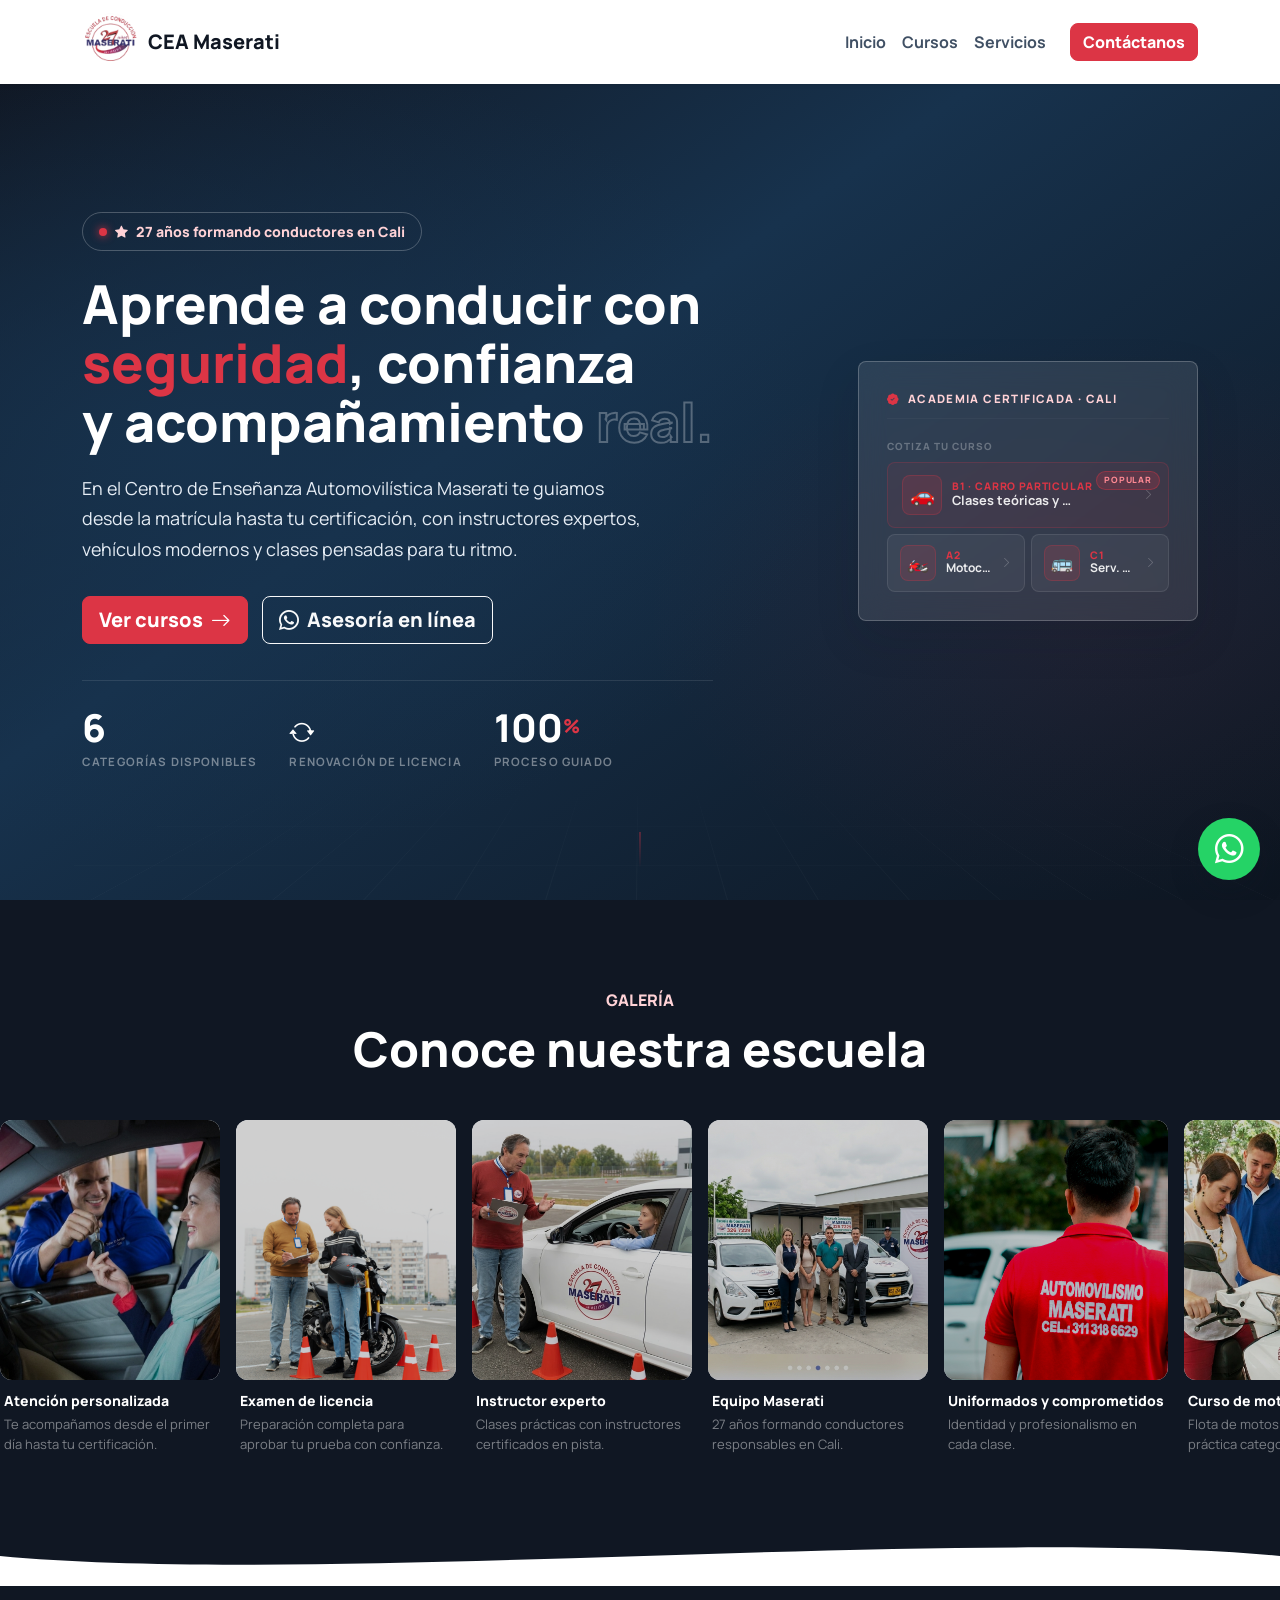
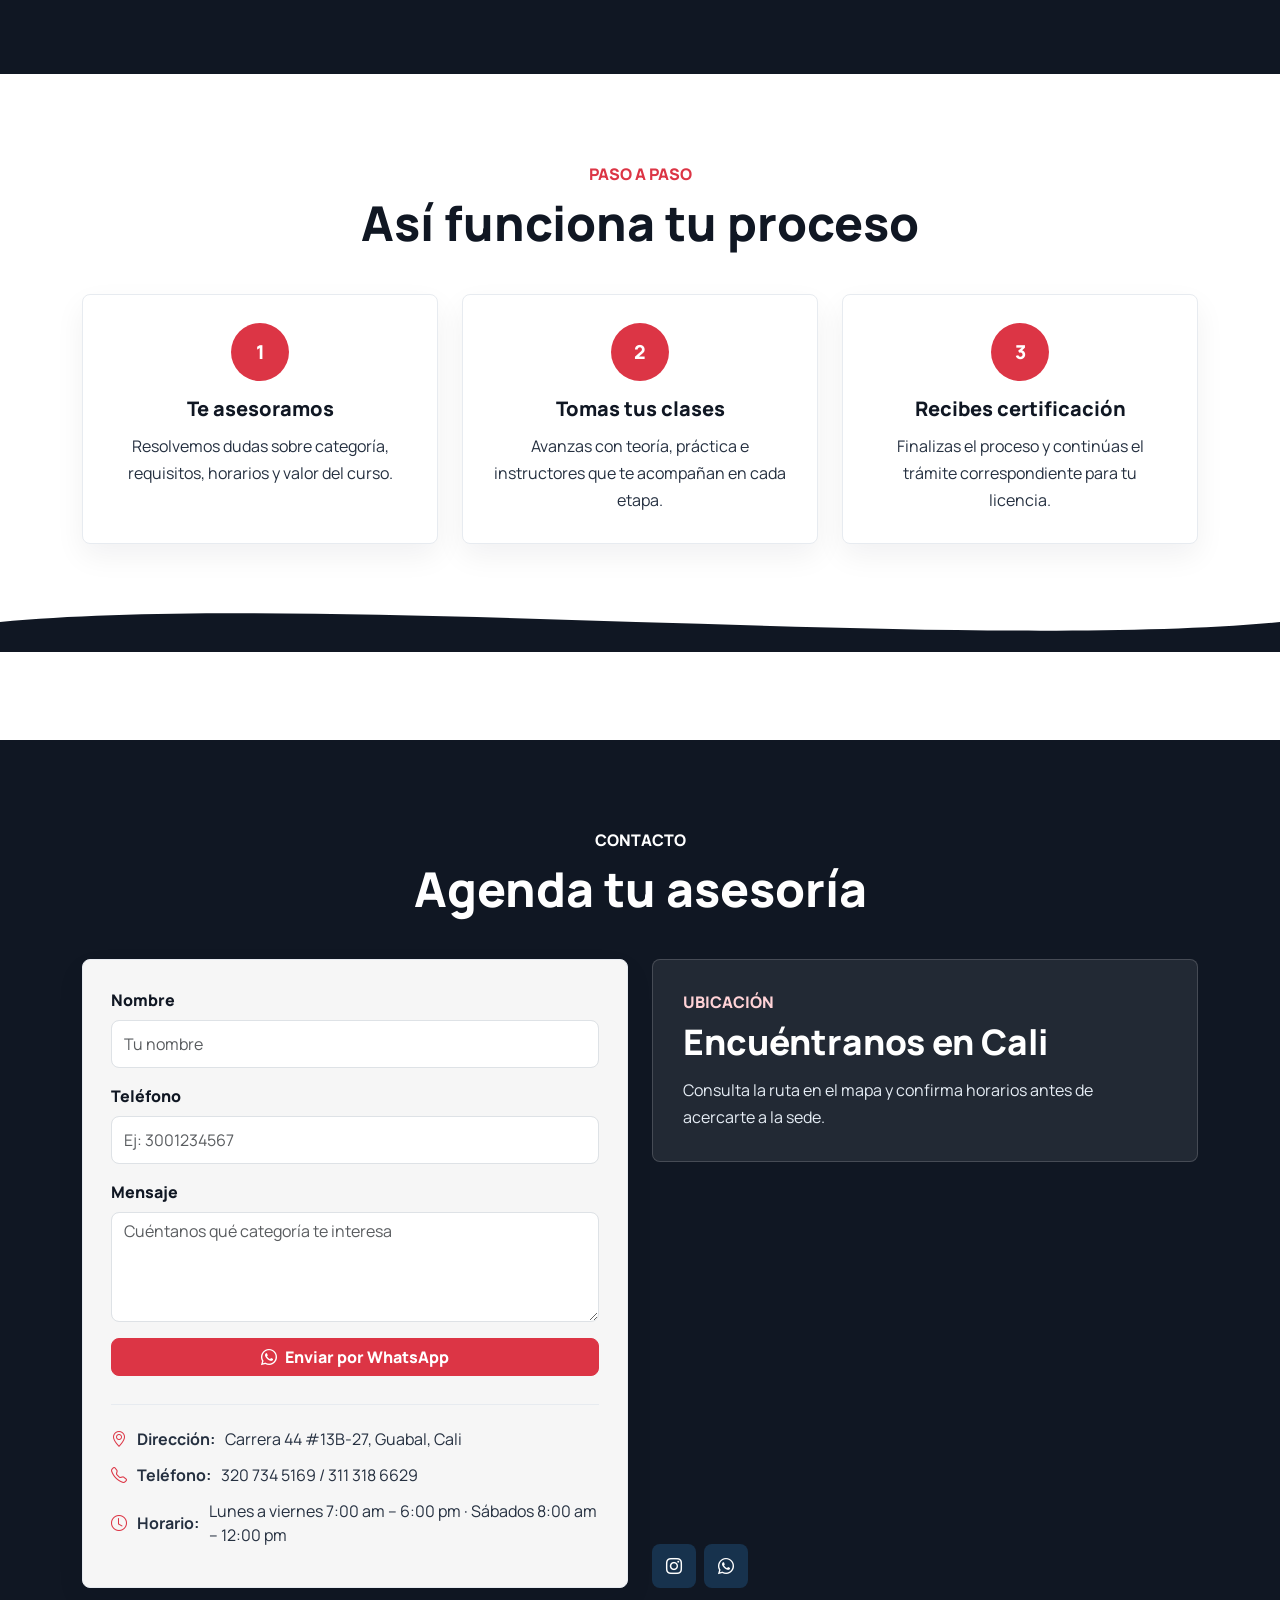
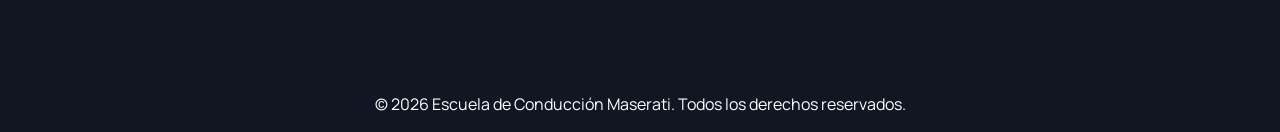
<file: index.html>
<!DOCTYPE html>
<html lang="es">
<head>
<meta charset="UTF-8">
<meta name="viewport" content="width=device-width, initial-scale=1.0">
<title>Escuela de Conducción Maserati | CEA en Cali</title>
<meta name="description" content="Centro de Enseñanza Automovilística Maserati en Cali. Formación de conductores, cursos de conducción y asesoría.">

<link rel="icon" type="image/png" href="./img/logo-maserati(1).png">
  <link rel="apple-touch-icon" href="./img/logo-maserati(1).png">
  <meta property="og:type" content="website">
  <meta property="og:url" content="https://ceamaserati.com/">
  <meta property="og:title" content="CEA Maserati | Escuela de Conducción en Cali">
  <meta property="og:description" content="27 años formando conductores en Cali. Cursos de moto, carro particular y servicio público.">
  <meta property="og:image" content="./img/EquipoMaserati.png">
  <meta property="og:locale" content="es_CO">
  <meta property="og:site_name" content="CEA Maserati">
  <link href="https://cdn.jsdelivr.net/npm/bootstrap@5.3.3/dist/css/bootstrap.min.css" rel="stylesheet">
<link href="https://cdn.jsdelivr.net/npm/bootstrap-icons@1.11.3/font/bootstrap-icons.css" rel="stylesheet">
<link href="https://fonts.googleapis.com/css2?family=Manrope:wght@300;400;600;700;800&display=swap" rel="stylesheet">

<style>
/* ══════════════════════════════════════════
   SISTEMA DE DISEÑO — CEA Maserati
══════════════════════════════════════════ */
:root {
  --color-dark:  #101723;
  --color-blue:  #17324d;
  --color-red:   #dc3545;
  --color-soft:  #f4f6f8;
  --color-text:  #253040;
  --shadow-soft: 0 18px 45px rgba(16,23,35,0.12);
}

*,*::before,*::after{box-sizing:border-box;margin:0;padding:0;}
html{scroll-behavior:smooth;}
body{font-family:"Manrope",sans-serif;color:var(--color-text);overflow-x:hidden;padding-top:82px;}
section{scroll-margin-top:82px;}

/* ── Navbar ── */
.navbar{min-height:82px;}
.navbar-brand img{height:58px;width:58px;object-fit:contain;}
.navbar-brand span{color:var(--color-dark);font-weight:800;}
.nav-link{color:#405064;font-weight:700;}
.nav-link:hover,.nav-link:focus{color:var(--color-red);}
.btn{border-radius:8px;font-weight:800;}

/* ══ HERO ══ */
.hero{
  min-height:calc(100vh - 82px);
  position:relative;display:flex;align-items:center;overflow:hidden;
  background:
    radial-gradient(ellipse 90% 90% at 15% 45%,rgba(23,50,77,0.95) 0%,transparent 55%),
    radial-gradient(ellipse 70% 70% at 85% 65%,rgba(220,53,69,0.07) 0%,transparent 50%),
    linear-gradient(145deg,#101723 0%,#17324d 40%,#0d1520 100%);
}
.hero-streaks{position:absolute;inset:0;pointer-events:none;overflow:hidden;}
.streak{position:absolute;top:-10%;width:1.5px;height:130%;animation:streak linear infinite;opacity:0;}
.streak:nth-child(1){left:62%;background:linear-gradient(180deg,transparent,rgba(220,53,69,0.45),transparent);animation-duration:3.2s;animation-delay:0s;}
.streak:nth-child(2){left:68%;width:1px;background:linear-gradient(180deg,transparent,rgba(255,255,255,0.12),transparent);animation-duration:4.1s;animation-delay:1.1s;}
.streak:nth-child(3){left:74%;background:linear-gradient(180deg,transparent,rgba(220,53,69,0.25),transparent);animation-duration:3.7s;animation-delay:2.4s;}
.streak:nth-child(4){left:58%;width:1px;background:linear-gradient(180deg,transparent,rgba(255,255,255,0.08),transparent);animation-duration:5s;animation-delay:0.6s;}
@keyframes streak{
  0%{transform:translateY(-100%) skewX(-12deg);opacity:0;}
  15%{opacity:1;}80%{opacity:0.6;}
  100%{transform:translateY(110%) skewX(-12deg);opacity:0;}
}
.hero-grid{
  position:absolute;bottom:0;left:0;right:0;height:40%;pointer-events:none;
  background:
    repeating-linear-gradient(90deg,transparent,transparent 90px,rgba(255,255,255,0.028) 90px,rgba(255,255,255,0.028) 91px),
    repeating-linear-gradient(0deg,transparent,transparent 36px,rgba(255,255,255,0.022) 36px,rgba(255,255,255,0.022) 37px);
  transform:perspective(480px) rotateX(58deg);
  transform-origin:bottom center;
  mask-image:linear-gradient(to bottom,transparent 0%,black 100%);
  -webkit-mask-image:linear-gradient(to bottom,transparent 0%,black 100%);
}
.particle{position:absolute;border-radius:50%;pointer-events:none;animation:floatUp linear infinite;opacity:0;}
@keyframes floatUp{
  0%{transform:translateY(0);opacity:0;}12%{opacity:0.7;}
  88%{opacity:0.15;}100%{transform:translateY(-80vh);opacity:0;}
}
.badge-custom{
  align-items:center;border:1px solid rgba(255,255,255,0.24);border-radius:999px;
  color:#ffd2d6;display:inline-flex;font-size:0.88rem;font-weight:800;
  gap:8px;padding:8px 16px;margin-bottom:1.4rem;
}
.badge-dot{
  width:8px;height:8px;background:var(--color-red);border-radius:50%;
  box-shadow:0 0 8px var(--color-red);animation:blink 1.6s ease-in-out infinite;flex-shrink:0;
}
@keyframes blink{
  0%,100%{box-shadow:0 0 4px var(--color-red);}
  50%{box-shadow:0 0 16px var(--color-red),0 0 30px rgba(220,53,69,0.45);}
}
.hero-title{font-size:clamp(2.1rem,4.2vw,3.8rem);font-weight:800;line-height:1.1;max-width:720px;color:#fff;margin-bottom:0;}
.hero-title .accent-word{color:var(--color-red);}
.hero-title .outline-word{-webkit-text-stroke:2px rgba(255,255,255,0.28);color:transparent;}
.hero-text{color:#e6edf5;font-size:1.12rem;line-height:1.7;margin-top:22px;max-width:560px;}
.hero-actions{display:flex;flex-wrap:wrap;gap:14px;margin-top:32px;}
.hero-stats{display:flex;gap:32px;margin-top:36px;padding-top:28px;border-top:1px solid rgba(255,255,255,0.1);flex-wrap:wrap;}
.hero-stat strong{display:block;font-size:2.4rem;font-weight:800;color:#fff;line-height:1;}
.hero-stat strong sup{font-size:1.2rem;color:var(--color-red);}
.hero-stat small{display:block;font-size:0.72rem;color:rgba(255,255,255,0.42);text-transform:uppercase;letter-spacing:0.1em;margin-top:5px;font-weight:700;}
.hero-card{
  backdrop-filter:blur(14px);-webkit-backdrop-filter:blur(14px);
  background:rgba(255,255,255,0.10);border:1px solid rgba(255,255,255,0.22);
  border-radius:8px;box-shadow:var(--shadow-soft);color:#fff;padding:28px;
}
.hero-card-label{color:#ffd2d6;font-size:0.72rem;font-weight:800;text-transform:uppercase;letter-spacing:0.12em;display:block;margin-bottom:10px;}
.hero-card .card-main-stat{font-size:3.8rem;font-weight:800;line-height:1;color:#fff;}
.hero-card .card-main-stat sup{font-size:1.5rem;color:var(--color-red);}
.hero-card .card-desc{color:#e6edf5;font-size:0.9rem;line-height:1.6;margin-top:10px;margin-bottom:0;}
.hero-card-divider{border-color:rgba(255,255,255,0.12);margin:20px 0;}
.mini-stat strong{font-size:1.6rem;font-weight:800;color:#fff;display:block;}
.mini-stat span{font-size:0.7rem;color:rgba(255,255,255,0.45);text-transform:uppercase;letter-spacing:0.08em;font-weight:700;}
/* ── Tarjetas de categoría dentro del hero-card ── */
.hc-cat{
  display:flex;
  align-items:center;
  gap:10px;
  background:rgba(255,255,255,0.05);
  border:1px solid rgba(255,255,255,0.09);
  border-radius:8px;
  padding:10px 12px;
  text-decoration:none;
  color:#fff;
  position:relative;
  overflow:hidden;
  transition:background 0.2s, border-color 0.2s, transform 0.18s, box-shadow 0.18s;
  cursor:pointer;
}
.hc-cat::before{
  content:'';
  position:absolute;top:0;left:0;bottom:0;width:3px;
  background:var(--color-red);
  opacity:0;transition:opacity 0.2s;
}
.hc-cat:hover{
  background:rgba(220,53,69,0.1);
  border-color:rgba(220,53,69,0.35);
  transform:translateX(3px);
  box-shadow:0 4px 20px rgba(220,53,69,0.12);
  color:#fff;text-decoration:none;
}
.hc-cat:hover::before{opacity:1;}

.hc-cat--featured{
  margin-bottom:6px;
  padding:12px 14px;
  background:rgba(220,53,69,0.08);
  border-color:rgba(220,53,69,0.2);
}

.hc-popular{
  position:absolute;top:8px;right:8px;
  background:rgba(220,53,69,0.2);
  border:1px solid rgba(220,53,69,0.4);
  color:#ff8a94;font-size:0.54rem;font-weight:800;
  letter-spacing:0.1em;text-transform:uppercase;
  padding:2px 7px;border-radius:100px;
}

/* Icono circular de categoría */
.hc-icon{
  flex-shrink:0;
  width:36px;height:36px;
  border-radius:8px;
  background:rgba(220,53,69,0.15);
  border:1px solid rgba(220,53,69,0.25);
  display:flex;align-items:center;justify-content:center;
  font-size:1.1rem;
  transition:background 0.2s;
}
.hc-cat--featured .hc-icon{width:40px;height:40px;font-size:1.25rem;}
.hc-cat:hover .hc-icon{background:rgba(220,53,69,0.25);}

/* Textos */
.hc-body{display:flex;flex-direction:column;gap:1px;flex:1;min-width:0;}
.hc-code{
  font-size:0.65rem;font-weight:800;
  color:var(--color-red);
  letter-spacing:0.08em;text-transform:uppercase;
  line-height:1;
}
.hc-title{
  font-size:0.8rem;font-weight:700;
  color:rgba(255,255,255,0.9);
  white-space:nowrap;overflow:hidden;text-overflow:ellipsis;
  padding-right:56px;
  line-height:1.2;
}
.hc-cat:not(.hc-cat--featured) .hc-title{padding-right:0;font-size:0.75rem;}

/* Flecha */
.hc-arrow{
  flex-shrink:0;
  font-size:0.7rem;
  color:rgba(255,255,255,0.25);
  transition:color 0.18s, transform 0.18s;
}
.hc-cat:hover .hc-arrow{color:var(--color-red);transform:translateX(2px);}

.hc-row{display:grid;grid-template-columns:1fr 1fr;gap:6px;}

.scroll-hint{
  position:absolute;bottom:2rem;left:50%;transform:translateX(-50%);z-index:3;
  display:flex;flex-direction:column;align-items:center;gap:7px;
  color:rgba(255,255,255,0.22);font-size:0.65rem;letter-spacing:0.14em;text-transform:uppercase;font-weight:700;
}
.scroll-line{width:1px;height:36px;background:linear-gradient(to bottom,rgba(220,53,69,0.7),transparent);animation:scrollPulse 2s ease-in-out infinite;}
@keyframes scrollPulse{0%,100%{opacity:0.3}50%{opacity:1}}

/* ══ SECCIONES GENERALES ══ */
.section-pad{padding:88px 0;}
.section-heading{margin:0 auto 44px;max-width:780px;}
.section-heading span{color:var(--color-red);display:block;font-weight:800;margin-bottom:10px;text-transform:uppercase;}
.section-heading h2{color:var(--color-dark);font-size:clamp(2rem,4vw,3rem);font-weight:800;line-height:1.12;margin:0;}
.section-heading.text-white h2,.section-heading.text-white span{color:#fff;}

/* ══ GALERÍA ══ */
.carousel-outer{overflow:hidden;padding:0 0 1.5rem;width:100%;}
.carousel-track{animation:carousel-scroll 28s linear infinite;display:flex;gap:16px;width:max-content;will-change:transform;}
.carousel-outer:hover .carousel-track{animation-play-state:paused;}
@keyframes carousel-scroll{0%{transform:translateX(0);}100%{transform:translateX(-50%);}}
.carousel-slide{display:flex;flex:0 0 220px;flex-direction:column;gap:12px;transition:flex-basis 0.35s cubic-bezier(0.4,0,0.2,1);}
.carousel-slide:hover{flex-basis:320px;}
.carousel-img-wrap{background:#e7ebf0;border-radius:12px;height:260px;overflow:hidden;}
.carousel-img-wrap img{display:block;filter:brightness(0.82);height:100%;object-fit:cover;transition:filter 0.35s ease,transform 0.35s cubic-bezier(0.4,0,0.2,1);width:100%;}
.carousel-slide:hover .carousel-img-wrap img{filter:brightness(1);transform:scale(1.07);}
.carousel-label{padding:0 4px;}
.carousel-label strong{color:#fff;display:block;font-size:14px;font-weight:800;line-height:1.3;overflow:hidden;text-overflow:ellipsis;white-space:nowrap;}
.carousel-slide:hover .carousel-label strong{white-space:normal;}
.carousel-label span{color:rgba(255,255,255,0.45);display:block;font-size:13px;line-height:1.55;margin-top:4px;}

/* ══ PROCESO ══ */
.process-step{background:#fff;border:1px solid #e7ebf0;border-radius:8px;box-shadow:0 12px 30px rgba(16,23,35,0.06);padding:28px;height:100%;text-align:center;}
.process-step span{align-items:center;background:var(--color-red);border-radius:999px;color:#fff;display:inline-flex;font-size:1.2rem;font-weight:800;height:58px;justify-content:center;width:58px;}
.process-step h3{color:var(--color-dark);font-size:1.25rem;font-weight:800;margin:16px 0 12px;}
.process-step p{line-height:1.7;margin-bottom:0;}

/* ══ CONTACTO ══ */
.contacto-dark{background:var(--color-dark);}
.contact-panel{background:rgba(255,255,255,0.96);border:1px solid #e7ebf0;border-radius:8px;box-shadow:0 12px 30px rgba(16,23,35,0.06);padding:28px;}
.form-label{color:var(--color-dark);font-weight:800;}
.form-control{border-radius:8px;min-height:48px;}
.contact-data{border-top:1px solid #e7ebf0;margin-top:28px;padding-top:22px;}
.contact-data p{align-items:center;display:flex;gap:10px;margin-bottom:12px;}
.contact-data i{color:var(--color-red);}
.contact-side{display:flex;flex-direction:column;gap:18px;}
.location-panel{background:rgba(255,255,255,0.08);border:1px solid rgba(255,255,255,0.16);border-radius:8px;color:#fff;padding:30px;}
.location-panel span{color:#ffd2d6;display:block;font-weight:800;margin-bottom:8px;text-transform:uppercase;}
.location-panel h3{font-size:clamp(1.45rem,3vw,2.2rem);font-weight:800;line-height:1.15;margin-bottom:14px;}
.location-panel p{color:#e6edf5;line-height:1.7;margin-bottom:0;}
.map-container{border-radius:8px;min-height:260px;overflow:hidden;}
.map-container iframe{border:0;height:100%;min-height:260px;width:100%;}
.social-media a,.social-button{align-items:center;background:var(--color-blue);border:0;border-radius:8px;color:#fff;display:inline-flex;height:44px;justify-content:center;text-decoration:none;width:44px;}
.social-media a:hover,.social-button:hover{background:var(--color-red);}

/* ══ FOOTER ══ */
.footer{background:var(--color-dark);}

/* ══ WhatsApp flotante ══ */
.btn-whatsapp{
  align-items:center;background-color:#25d366;border:none;border-radius:50%;
  bottom:20px;box-shadow:0 12px 30px rgba(16,23,35,0.22);color:#fff;cursor:pointer;
  display:flex;font-size:1.8rem;height:62px;justify-content:center;
  position:fixed;right:20px;width:62px;z-index:1040;text-decoration:none;
}
.btn-whatsapp:hover{background-color:#1ebe5d;color:#fff;}
.btn-whatsapp i{color:#fff;font-size:1.8rem;}

/* ══ Responsive ══ */
@media(max-width:991px){
  body{padding-top:74px;}
  .navbar{min-height:74px;}
  .navbar-brand img{height:50px;width:50px;}
  .hero{min-height:auto;padding:80px 0 64px;}
}
@media(max-width:575px){
  .section-pad{padding:64px 0;}
  .hero-actions .btn{width:100%;}
  .hero-stats{gap:20px;}
  .cat-grid{grid-template-columns:1fr;max-width:100%;}
  .cat-card--featured{grid-column:1;}
  .carousel-slide{flex:0 0 180px;}
  .carousel-slide:hover{flex-basis:260px;}
  .carousel-img-wrap{height:200px;}
}
</style>
</head>
<body>

<!-- ══ NAVBAR ══ -->
<nav class="navbar navbar-expand-lg navbar-light bg-white shadow-sm fixed-top">
  <div class="container">
    <a class="navbar-brand d-flex align-items-center gap-2" href="index.html">
      <img src="./img/logo-maserati(1).png" alt="Logo Escuela Maserati">
      <span>CEA Maserati</span>
    </a>
    <button class="navbar-toggler" type="button" data-bs-toggle="collapse" data-bs-target="#menu">
      <span class="navbar-toggler-icon"></span>
    </button>
    <div class="collapse navbar-collapse" id="menu">
      <ul class="navbar-nav ms-auto align-items-lg-center">
        <li class="nav-item"><a class="nav-link" href="#inicio">Inicio</a></li>
        <li class="nav-item"><a class="nav-link" href="cursos.html">Cursos</a></li>
        <li class="nav-item"><a class="nav-link" href="servicios.html">Servicios</a></li>
        <li class="nav-item ms-lg-3"><a href="#contacto" class="btn btn-danger">Contáctanos</a></li>
      </ul>
    </div>
  </div>
</nav>

<!-- ══ HERO ══ -->
<section class="hero d-flex align-items-center" id="inicio">
  <div class="hero-streaks" aria-hidden="true">
    <div class="streak"></div><div class="streak"></div>
    <div class="streak"></div><div class="streak"></div>
  </div>
  <div class="hero-grid" aria-hidden="true"></div>

  <div class="container" style="position:relative;z-index:2;">
    <div class="row align-items-center g-5">
      <div class="col-lg-7">
        <p class="badge-custom">
          <span class="badge-dot" aria-hidden="true"></span>
          <i class="bi bi-star-fill" style="font-size:0.8rem;"></i>
          27 años formando conductores en Cali
        </p>
        <h1 class="hero-title">
          Aprende a conducir con<br>
          <span class="accent-word">seguridad</span>, confianza<br>
          y acompañamiento <span class="outline-word">real.</span>
        </h1>
        <p class="hero-text">
          En el Centro de Enseñanza Automovilística Maserati te guiamos desde la matrícula hasta tu certificación, con instructores expertos, vehículos modernos y clases pensadas para tu ritmo.
        </p>
        <div class="hero-actions">
          <a href="cursos.html" class="btn btn-danger btn-lg">Ver cursos <i class="bi bi-arrow-right ms-1"></i></a>
          <a href="#contacto" class="btn btn-outline-light btn-lg"><i class="bi bi-whatsapp me-2"></i>Asesoría en línea</a>
        </div>
        <div class="hero-stats">
          <div class="hero-stat"><strong>6</strong><small>Categorías disponibles</small></div>
          <div class="hero-stat"><strong><i class="bi bi-arrow-repeat" style="font-size:1.6rem;color:#fff;"></i></strong><small>Renovación de licencia</small></div>
          <div class="hero-stat"><strong>100<sup>%</sup></strong><small>Proceso guiado</small></div>
        </div>
      </div>

      <div class="col-lg-4 offset-lg-1 d-none d-lg-block">
        <div class="hero-card">
          <span class="hero-card-label">
            <i class="bi bi-patch-check-fill me-1" style="color:var(--color-red)"></i>
            Academia certificada · Cali
          </span>
          <hr class="hero-card-divider" style="margin-top:10px;">

          <!-- Tarjetas de categoría dentro del hero-card -->
          <p style="font-size:0.62rem;font-weight:800;text-transform:uppercase;letter-spacing:0.1em;color:rgba(255,255,255,0.28);margin-bottom:8px;">
            Cotiza tu curso
          </p>

          <!-- Cat B — grande -->
          <a class="hc-cat hc-cat--featured"
             href="https://wa.me/573113186629?text=Hola%2C%20quiero%20información%20sobre%20el%20curso%20B1%20Carro%20Particular"
             target="_blank" rel="noopener noreferrer">
            <span class="hc-popular">Popular</span>
            <div class="hc-icon">🚗</div>
            <div class="hc-body">
              <span class="hc-code">B1 · Carro Particular</span>
              <span class="hc-title">Clases teóricas y prácticas · Horarios flexibles</span>
            </div>
            <i class="bi bi-chevron-right hc-arrow"></i>
          </a>

          <!-- Cat A y C — fila -->
          <div class="hc-row">
            <a class="hc-cat"
               href="https://wa.me/573113186629?text=Hola%2C%20quiero%20información%20sobre%20el%20curso%20A2%20Motocicleta"
               target="_blank" rel="noopener noreferrer">
              <div class="hc-icon">🏍️</div>
              <div class="hc-body">
                <span class="hc-code">A2</span>
                <span class="hc-title">Motocicleta</span>
              </div>
              <i class="bi bi-chevron-right hc-arrow"></i>
            </a>
            <a class="hc-cat"
               href="https://wa.me/573113186629?text=Hola%2C%20quiero%20información%20sobre%20el%20curso%20C1%20Servicio%20Público"
               target="_blank" rel="noopener noreferrer">
              <div class="hc-icon">🚌</div>
              <div class="hc-body">
                <span class="hc-code">C1</span>
                <span class="hc-title">Serv. Público</span>
              </div>
              <i class="bi bi-chevron-right hc-arrow"></i>
            </a>
          </div>

        </div>
      </div>
    </div>
  </div>

  <div class="scroll-hint" aria-hidden="true">
    <div class="scroll-line"></div>
  </div>
</section>

<!-- ══ GALERÍA ══ sobre el mismo oscuro del hero, sin corte -->
<section class="section-pad" id="galeria" style="background:var(--color-dark);position:relative;">
  <div class="container">
    <div class="section-heading text-center" style="color:#fff;">
      <span style="color:#ffd2d6;">Galería</span>
      <h2 style="color:#fff;">Conoce nuestra escuela</h2>
    </div>
  </div>
  <div class="carousel-outer">
    <div class="carousel-track">
      <div class="carousel-slide">
        <div class="carousel-img-wrap"><img src="./img/EntregaDeLlaves.png" alt="Atención personalizada en CEA Maserati"></div>
        <div class="carousel-label"><strong>Atención personalizada</strong><span>Te acompañamos desde el primer día hasta tu certificación.</span></div>
      </div>
      <div class="carousel-slide">
        <div class="carousel-img-wrap"><img src="./img/Examendelicencia.jpg" alt="Preparación para examen de licencia"></div>
        <div class="carousel-label"><strong>Examen de licencia</strong><span>Preparación completa para aprobar tu prueba con confianza.</span></div>
      </div>
      <div class="carousel-slide">
        <div class="carousel-img-wrap"><img src="./img/Instructorenpista.jpg" alt="Instructor en pista de práctica"></div>
        <div class="carousel-label"><strong>Instructor experto</strong><span>Clases prácticas con instructores certificados en pista.</span></div>
      </div>
      <div class="carousel-slide">
        <div class="carousel-img-wrap"><img src="./img/EquipoMaserati.png" alt="Equipo de la escuela Maserati"></div>
        <div class="carousel-label"><strong>Equipo Maserati</strong><span>27 años formando conductores responsables en Cali.</span></div>
      </div>
      <div class="carousel-slide">
        <div class="carousel-img-wrap"><img src="./img/CamisetaRoja.jpg" alt="Personal uniformado de la academia"></div>
        <div class="carousel-label"><strong>Uniformados y comprometidos</strong><span>Identidad y profesionalismo en cada clase.</span></div>
      </div>
      <div class="carousel-slide">
        <div class="carousel-img-wrap"><img src="./img/Cursodemotos.jpg" alt="Curso de motocicletas categoría A"></div>
        <div class="carousel-label"><strong>Curso de motocicletas</strong><span>Flota de motos moderna para tu práctica categoría A.</span></div>
      </div>
      <!-- Duplicados loop -->
      <div class="carousel-slide" aria-hidden="true"><div class="carousel-img-wrap"><img src="./img/EntregaDeLlaves.png" alt=""></div><div class="carousel-label"><strong>Atención personalizada</strong><span>Te acompañamos desde el primer día hasta tu certificación.</span></div></div>
      <div class="carousel-slide" aria-hidden="true"><div class="carousel-img-wrap"><img src="./img/Examendelicencia.jpg" alt=""></div><div class="carousel-label"><strong>Examen de licencia</strong><span>Preparación completa para aprobar tu prueba con confianza.</span></div></div>
      <div class="carousel-slide" aria-hidden="true"><div class="carousel-img-wrap"><img src="./img/Instructorenpista.jpg" alt=""></div><div class="carousel-label"><strong>Instructor experto</strong><span>Clases prácticas con instructores certificados en pista.</span></div></div>
      <div class="carousel-slide" aria-hidden="true"><div class="carousel-img-wrap"><img src="./img/EquipoMaserati.png" alt=""></div><div class="carousel-label"><strong>Equipo Maserati</strong><span>27 años formando conductores responsables en Cali.</span></div></div>
      <div class="carousel-slide" aria-hidden="true"><div class="carousel-img-wrap"><img src="./img/CamisetaRoja.jpg" alt=""></div><div class="carousel-label"><strong>Uniformados y comprometidos</strong><span>Identidad y profesionalismo en cada clase.</span></div></div>
      <div class="carousel-slide" aria-hidden="true"><div class="carousel-img-wrap"><img src="./img/Cursodemotos.jpg" alt=""></div><div class="carousel-label"><strong>Curso de motocicletas</strong><span>Flota de motos moderna para tu práctica categoría A.</span></div></div>
    </div>
  </div>
  <!-- Wave transición oscuro → blanco -->
  <div style="line-height:0;margin-top:48px;">
    <svg viewBox="0 0 1440 60" xmlns="http://www.w3.org/2000/svg" preserveAspectRatio="none" style="display:block;width:100%;height:60px;">
      <path d="M0,30 C360,60 1080,0 1440,30 L1440,60 L0,60 Z" fill="#ffffff"/>
    </svg>
  </div>
</section>

<!-- ══ PROCESO ══ -->
<section id="proceso" class="section-pad" style="background:#ffffff;">
  <div class="container">
    <div class="section-heading text-center">
      <span>Paso a paso</span>
      <h2>Así funciona tu proceso</h2>
    </div>
    <div class="row g-4">
      <div class="col-md-4">
        <div class="process-step">
          <span>1</span>
          <h3>Te asesoramos</h3>
          <p>Resolvemos dudas sobre categoría, requisitos, horarios y valor del curso.</p>
        </div>
      </div>
      <div class="col-md-4">
        <div class="process-step">
          <span>2</span>
          <h3>Tomas tus clases</h3>
          <p>Avanzas con teoría, práctica e instructores que te acompañan en cada etapa.</p>
        </div>
      </div>
      <div class="col-md-4">
        <div class="process-step">
          <span>3</span>
          <h3>Recibes certificación</h3>
          <p>Finalizas el proceso y continúas el trámite correspondiente para tu licencia.</p>
        </div>
      </div>
    </div>
  </div>
  <!-- Wave transición blanco → oscuro -->
  <div style="line-height:0;margin-top:48px;">
    <svg viewBox="0 0 1440 60" xmlns="http://www.w3.org/2000/svg" preserveAspectRatio="none" style="display:block;width:100%;height:60px;">
      <path d="M0,30 C360,0 1080,60 1440,30 L1440,60 L0,60 Z" fill="#101723"/>
    </svg>
  </div>
</section>

<!-- ══ CONTACTO ══ -->
<section id="contacto" class="section-pad contacto-dark">
  <div class="container">
    <div class="section-heading text-center text-white">
      <span>Contacto</span>
      <h2>Agenda tu asesoría</h2>
    </div>
    <div class="row g-4 align-items-stretch">
      <div class="col-lg-6">
        <div class="contact-panel h-100">
          <form id="formulario" novalidate>
            <div class="mb-3">
              <label for="nombreContacto" class="form-label">Nombre</label>
              <input id="nombreContacto" type="text" class="form-control" placeholder="Tu nombre" required>
            </div>
            <div class="mb-3">
              <label for="telefonoContacto" class="form-label">Teléfono</label>
              <input id="telefonoContacto" type="tel" class="form-control" placeholder="Ej: 3001234567"
                inputmode="numeric" maxlength="10" pattern="[0-9]{10}" required>
              <div class="invalid-feedback">Ingresa un teléfono válido de 10 dígitos, solo números.</div>
            </div>
            <div class="mb-3">
              <label for="mensajeContacto" class="form-label">Mensaje</label>
              <textarea id="mensajeContacto" class="form-control" rows="4" placeholder="Cuéntanos qué categoría te interesa"></textarea>
            </div>
            <button class="btn btn-danger w-100" type="submit">
              <i class="bi bi-whatsapp me-2"></i>Enviar por WhatsApp
            </button>
          </form>
          <div class="contact-data">
            <p><i class="bi bi-geo-alt"></i><strong>Dirección:</strong> Carrera 44 #13B-27, Guabal, Cali</p>
            <p><i class="bi bi-telephone"></i><strong>Teléfono:</strong> 320 734 5169 / 311 318 6629</p>
            <p><i class="bi bi-clock"></i><strong>Horario:</strong> Lunes a viernes 7:00 am – 6:00 pm · Sábados 8:00 am – 12:00 pm</p>
          </div>
        </div>
      </div>
      <div class="col-lg-6">
        <div class="contact-side h-100">
          <div class="location-panel">
            <span>Ubicación</span>
            <h3>Encuéntranos en Cali</h3>
            <p>Consulta la ruta en el mapa y confirma horarios antes de acercarte a la sede.</p>
          </div>
          <div class="map-container" style="flex:1;">
            <iframe
              src="https://www.google.com/maps/embed?pb=!1m18!1m12!1m3!1d997.2341763645085!2d-76.5305078!3d3.4138599!2m3!1f0!2f0!3f0!3m2!1i1024!2i768!4f13.1!3m3!1m2!1s0x8e30a6b75985d2c9%3A0x736efd3557497a83!2sMASERATI%20Escuela%20de%20Conducci%C3%B3n!5e0!3m2!1ses!2sco!4v1777932307886!5m2!1ses!2sco"
              title="Ubicación de la Escuela de Conducción Maserati en Cali"
              allowfullscreen="" loading="lazy" referrerpolicy="no-referrer-when-downgrade"></iframe>
          </div>
          <div class="social-media d-flex gap-2 pt-2">
            <a href="https://www.instagram.com/cea_maserati/?hl=es" target="_blank" rel="noopener noreferrer" aria-label="Instagram">
              <i class="bi bi-instagram"></i>
            </a>
            <a href="https://wa.me/573113186629" target="_blank" rel="noopener noreferrer" aria-label="WhatsApp">
              <i class="bi bi-whatsapp"></i>
            </a>
          </div>
        </div>
      </div>
    </div>
  </div>
</section>

<!-- ══ FOOTER ══ -->
<footer class="footer text-white text-center py-3">
  <p class="mb-0">© 2026 Escuela de Conducción Maserati. Todos los derechos reservados.</p>
</footer>

<!-- ══ WhatsApp flotante ══ -->
<a href="https://wa.me/573113186629" class="btn-whatsapp" target="_blank" rel="noopener noreferrer" aria-label="Contactar por WhatsApp">
  <i class="bi bi-whatsapp"></i>
</a>

<script src="https://cdn.jsdelivr.net/npm/bootstrap@5.3.3/dist/js/bootstrap.bundle.min.js"></script>
  <script src="script.js"></script>
<script>
// Partículas hero
const hero = document.getElementById('inicio');
for (let i = 0; i < 20; i++) {
  const p = document.createElement('div');
  p.className = 'particle';
  const size = Math.random() * 3.5 + 1.5;
  const isRed = Math.random() > 0.6;
  p.style.cssText = `
    width:${size}px;height:${size}px;
    left:${Math.random()*100}%;
    bottom:${Math.random()*40}%;
    background:${isRed ? '#dc3545' : 'rgba(255,255,255,0.5)'};
    animation-duration:${Math.random()*8+5}s;
    animation-delay:${Math.random()*7}s;
    box-shadow:0 0 ${size*3}px ${isRed ? '#dc3545' : 'rgba(255,255,255,0.3)'};
  `;
  hero.appendChild(p);
}

// Formulario → WhatsApp
document.getElementById('formulario').addEventListener('submit', function(e) {
  e.preventDefault();
  const nombre   = document.getElementById('nombreContacto').value.trim();
  const telefono = document.getElementById('telefonoContacto').value.trim();
  const mensaje  = document.getElementById('mensajeContacto').value.trim();
  if (!nombre || !telefono) { this.classList.add('was-validated'); return; }
  const texto = `Hola, soy ${nombre} (${telefono}). ${mensaje || 'Quisiera más información sobre los cursos.'}`;
  window.open('https://wa.me/573113186629?text=' + encodeURIComponent(texto), '_blank');
});
</script>
</body>
</html>
</file>
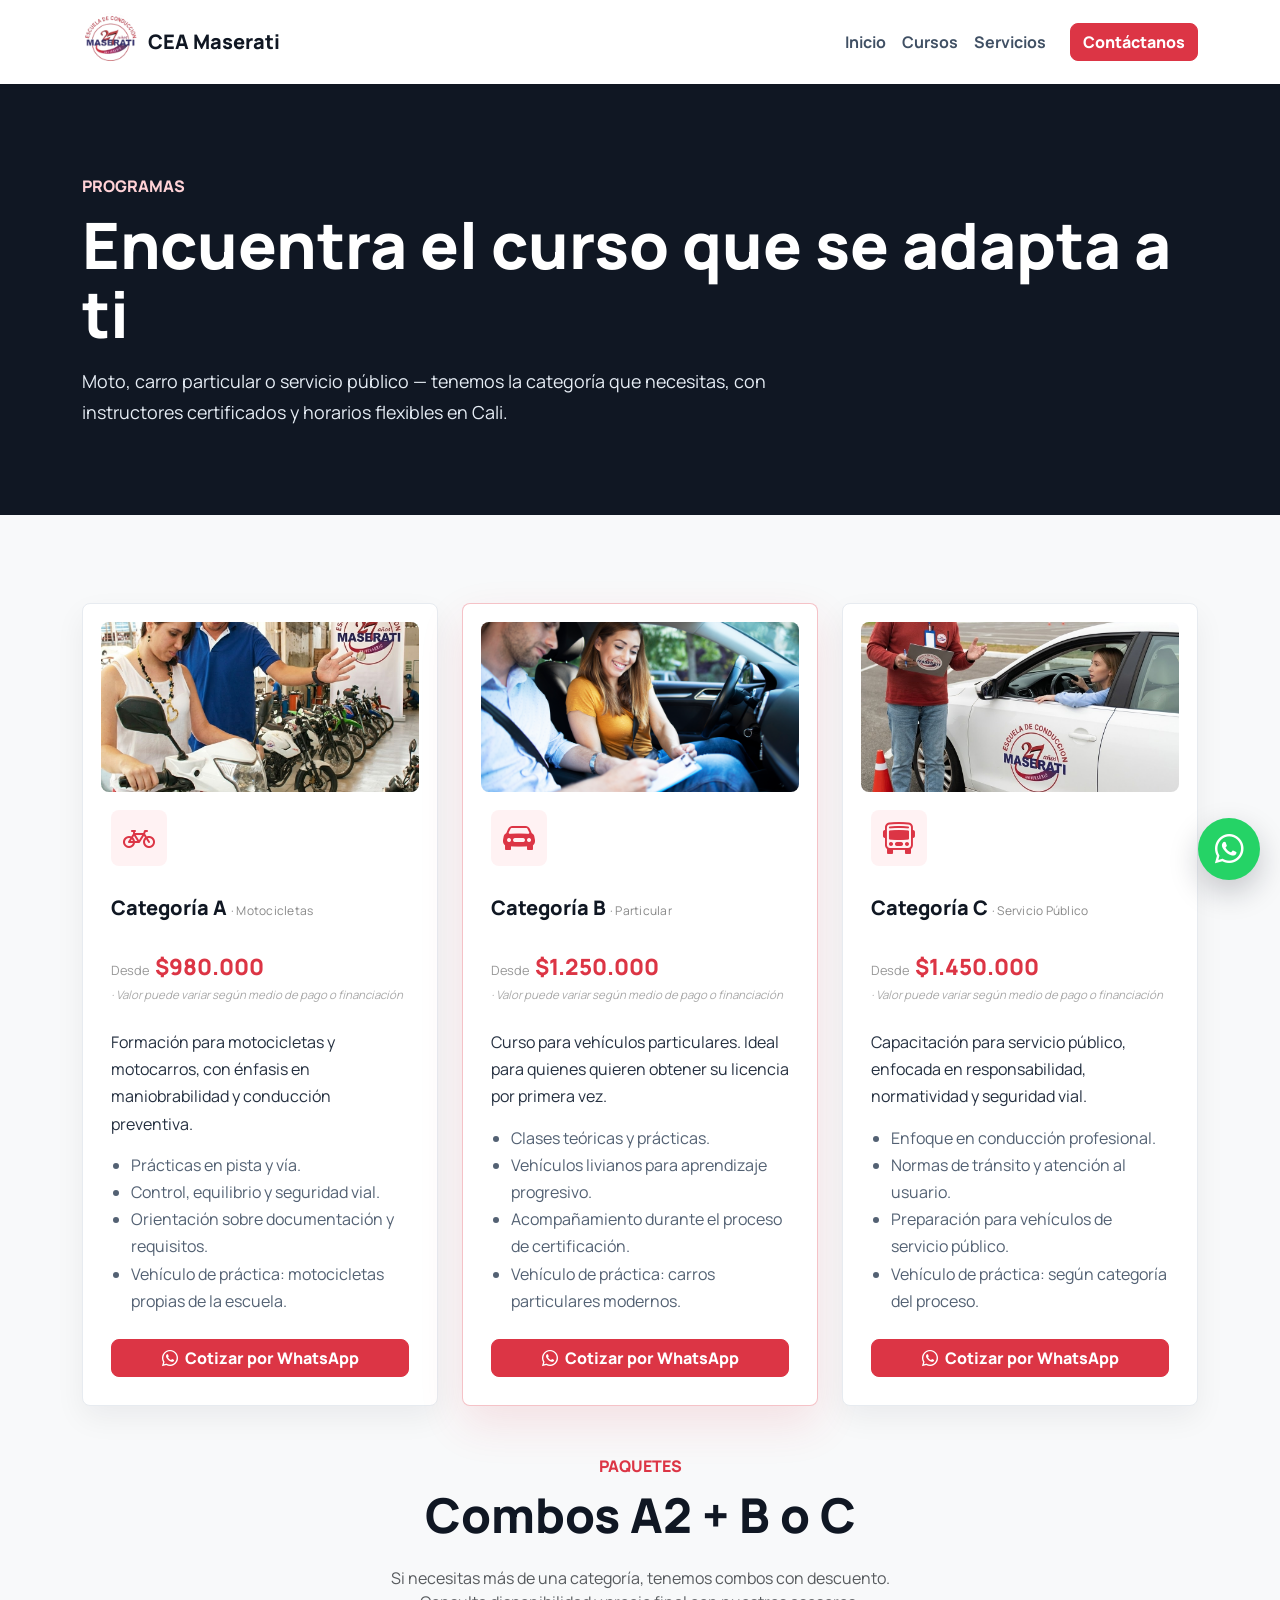
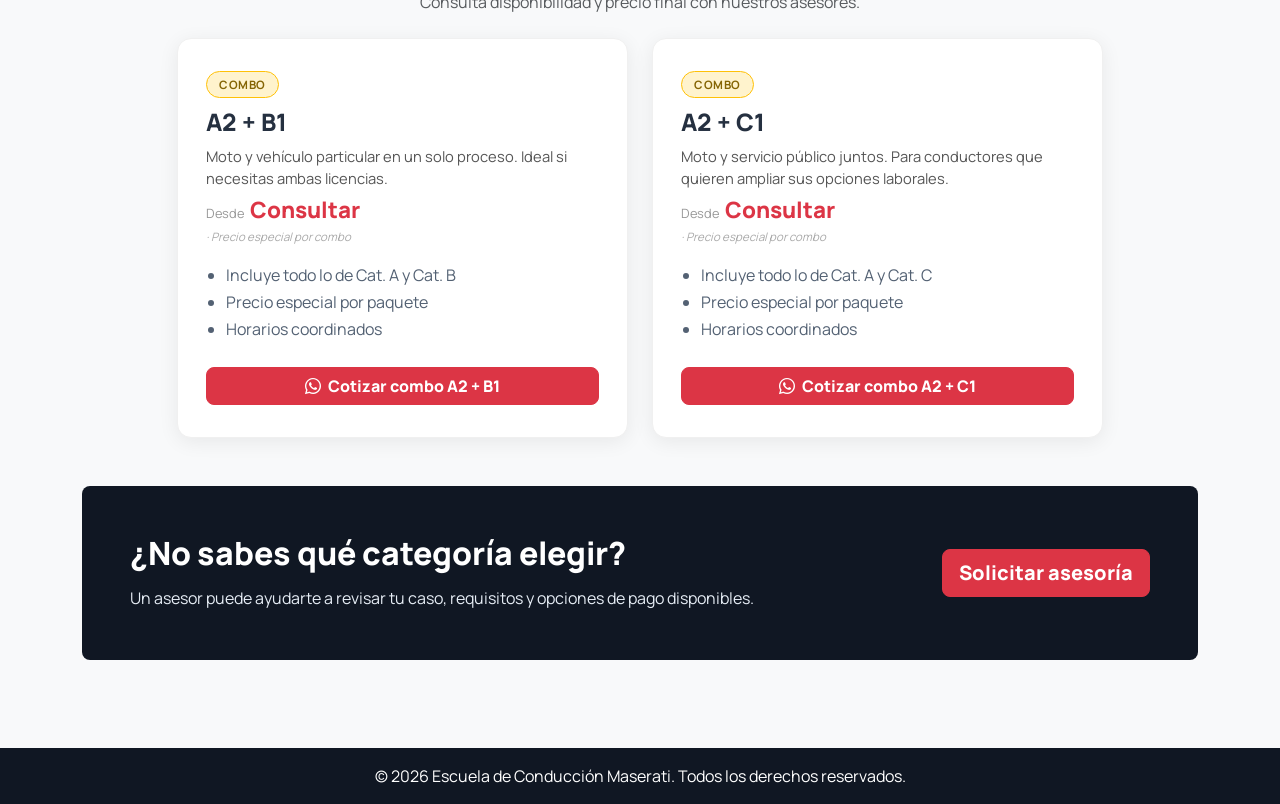
<file: cursos.html>
<!DOCTYPE html>
<html lang="es">

<head>
  <meta charset="UTF-8">
  <meta name="viewport" content="width=device-width, initial-scale=1.0">
  <meta name="description" content="Cursos de conducción Categoría A, B y C de CEA Maserati en Cali.">
  <title>Cursos de conducción | CEA Maserati</title>


  <!-- Favicon -->
  <link rel="icon" type="image/png" href="./img/logo-maserati(1).png">
  <link rel="apple-touch-icon" href="./img/logo-maserati(1).png">

  <!-- Open Graph -->
  <meta property="og:type" content="website">
  <meta property="og:url" content="https://ceamaserati.com/">
  <meta property="og:title" content="CEA Maserati | Escuela de Conducción en Cali">
  <meta property="og:description" content="27 años formando conductores en Cali. Cursos de moto, carro particular y servicio público.">
  <meta property="og:image" content="https://maicol919-gif.github.io/sitio-web-CEA-Maserati/img/EquipoMaserati.png">
  <meta property="og:locale" content="es_CO">
  <meta property="og:site_name" content="CEA Maserati">
  <link href="https://cdn.jsdelivr.net/npm/bootstrap@5.3.3/dist/css/bootstrap.min.css" rel="stylesheet">
  <link href="https://cdn.jsdelivr.net/npm/bootstrap-icons@1.11.3/font/bootstrap-icons.css" rel="stylesheet">
  <link href="https://fonts.googleapis.com/css2?family=Manrope:wght@300;400;600;700;800&display=swap" rel="stylesheet">
  <link rel="stylesheet" href="styles.css">
</head>

<body>
  <nav class="navbar navbar-expand-lg navbar-light bg-white shadow-sm fixed-top">
    <div class="container">
      <a class="navbar-brand d-flex align-items-center gap-2" href="index.html" aria-label="Ir al inicio">
        <img src="./img/logo-maserati(1).png" alt="Logo Escuela Maserati">
        <span>CEA Maserati</span>
      </a>

      <button class="navbar-toggler" type="button" data-bs-toggle="collapse" data-bs-target="#menu"
        aria-controls="menu" aria-expanded="false" aria-label="Abrir menú">
        <span class="navbar-toggler-icon"></span>
      </button>

      <div class="collapse navbar-collapse" id="menu">
        <ul class="navbar-nav ms-auto align-items-lg-center">
          <li class="nav-item"><a class="nav-link" href="index.html">Inicio</a></li>
          <li class="nav-item"><a class="nav-link" href="cursos.html">Cursos</a></li>
          <li class="nav-item"><a class="nav-link" href="servicios.html">Servicios</a></li>
          <li class="nav-item ms-lg-3">
            <a href="index.html#contacto" class="btn btn-danger">Contáctanos</a>
          </li>
        </ul>
      </div>
    </div>
  </nav>

  <main>
    <section class="page-hero">
      <div class="container">
        <span>Programas</span>
        <h1>Encuentra el curso que se adapta a ti</h1>
        <p>
          Moto, carro particular o servicio público — tenemos la categoría que necesitas,
          con instructores certificados y horarios flexibles en Cali.
        </p>
      </div>
    </section>

    <section id="servicios" class="section-pad bg-light">
      <div class="container">
        <div class="row g-4">
          <div class="col-md-4">
            <article class="program-card h-100">
              <img src="./img/Cursodemotos.jpg" alt="Estudiantes en curso de motocicletas categoría A" class="program-photo">
              <div class="program-icon"><i class="bi bi-bicycle"></i></div>
              <h3>Categoría A <span class="curso-sub">· Motocicletas</span></h3>
              <div class="curso-precio">
                <span class="curso-precio-desde">Desde</span>
                <span class="curso-precio-valor">$980.000</span>
                <span class="curso-precio-nota">· Valor puede variar según medio de pago o financiación</span>
              </div>
              <p>Formación para motocicletas y motocarros, con énfasis en maniobrabilidad y conducción preventiva.</p>
              <ul class="program-list">
                <li>Prácticas en pista y vía.</li>
                <li>Control, equilibrio y seguridad vial.</li>
                <li>Orientación sobre documentación y requisitos.</li>
                <li>Vehículo de práctica: motocicletas propias de la escuela.</li>
              </ul>
              <div class="program-actions">
                <a href="#" class="btn btn-danger w-100 btn-whatsapp-context" data-course="a">
                  <i class="bi bi-whatsapp me-1"></i> Cotizar por WhatsApp
                </a>
              </div>
            </article>
          </div>

          <div class="col-md-4">
            <article class="program-card h-100 featured">
              <img src="./img/car-instructor-explaining-city-traffic-rules-before-driving-car.jpg"
                alt="Instructor enseñando conducción de vehículo particular categoría B" class="program-photo">
              <div class="program-icon"><i class="bi bi-car-front-fill"></i></div>
              <h3>Categoría B <span class="curso-sub">· Particular</span></h3>
              <div class="curso-precio">
                <span class="curso-precio-desde">Desde</span>
                <span class="curso-precio-valor">$1.250.000</span>
                <span class="curso-precio-nota">· Valor puede variar según medio de pago o financiación</span>
              </div>
              <p>Curso para vehículos particulares. Ideal para quienes quieren obtener su licencia por primera vez.</p>
              <ul class="program-list">
                <li>Clases teóricas y prácticas.</li>
                <li>Vehículos livianos para aprendizaje progresivo.</li>
                <li>Acompañamiento durante el proceso de certificación.</li>
                <li>Vehículo de práctica: carros particulares modernos.</li>
              </ul>
              <div class="program-actions">
                <a href="#" class="btn btn-danger w-100 btn-whatsapp-context" data-course="b">
                  <i class="bi bi-whatsapp me-1"></i> Cotizar por WhatsApp
                </a>
              </div>
            </article>
          </div>

          <div class="col-md-4">
            <article class="program-card h-100">
              <img src="./img/Instructorenpista.jpg" alt="Instructor en pista para formación categoría C" class="program-photo">
              <div class="program-icon"><i class="bi bi-bus-front"></i></div>
              <h3>Categoría C <span class="curso-sub">· Servicio Público</span></h3>
              <div class="curso-precio">
                <span class="curso-precio-desde">Desde</span>
                <span class="curso-precio-valor">$1.450.000</span>
                <span class="curso-precio-nota">· Valor puede variar según medio de pago o financiación</span>
              </div>
              <p>Capacitación para servicio público, enfocada en responsabilidad, normatividad y seguridad vial.</p>
              <ul class="program-list">
                <li>Enfoque en conducción profesional.</li>
                <li>Normas de tránsito y atención al usuario.</li>
                <li>Preparación para vehículos de servicio público.</li>
                <li>Vehículo de práctica: según categoría del proceso.</li>
              </ul>
              <div class="program-actions">
                <a href="#" class="btn btn-danger w-100 btn-whatsapp-context" data-course="c">
                  <i class="bi bi-whatsapp me-1"></i> Cotizar por WhatsApp
                </a>
              </div>
            </article>
          </div>
        </div>


        <!-- COMBOS -->
        <div class="mt-5">
          <div class="section-heading text-center mb-4">
            <span>Paquetes</span>
            <h2>Combos A2 + B o C</h2>
          </div>
          <p class="text-center text-muted mb-4" style="max-width:560px;margin:0 auto 2rem;">
            Si necesitas más de una categoría, tenemos combos con descuento. Consulta disponibilidad y precio final con nuestros asesores.
          </p>
          <div class="row g-4 justify-content-center">

            <div class="col-md-6 col-lg-5">
              <div class="combo-card">
                <div class="combo-badge">Combo</div>
                <h3>A2 + B1</h3>
                <p class="combo-desc">Moto y vehículo particular en un solo proceso. Ideal si necesitas ambas licencias.</p>
                <div class="curso-precio mb-3">
                  <span class="curso-precio-desde">Desde</span>
                  <span class="curso-precio-valor">Consultar</span>
                  <span class="curso-precio-nota">· Precio especial por combo</span>
                </div>
                <ul class="program-list mb-4">
                  <li>Incluye todo lo de Cat. A y Cat. B</li>
                  <li>Precio especial por paquete</li>
                  <li>Horarios coordinados</li>
                </ul>
                <a href="#" class="btn btn-danger w-100 btn-whatsapp-context" data-course="combo-ab">
                  <i class="bi bi-whatsapp me-1"></i> Cotizar combo A2 + B1
                </a>
              </div>
            </div>

            <div class="col-md-6 col-lg-5">
              <div class="combo-card">
                <div class="combo-badge">Combo</div>
                <h3>A2 + C1</h3>
                <p class="combo-desc">Moto y servicio público juntos. Para conductores que quieren ampliar sus opciones laborales.</p>
                <div class="curso-precio mb-3">
                  <span class="curso-precio-desde">Desde</span>
                  <span class="curso-precio-valor">Consultar</span>
                  <span class="curso-precio-nota">· Precio especial por combo</span>
                </div>
                <ul class="program-list mb-4">
                  <li>Incluye todo lo de Cat. A y Cat. C</li>
                  <li>Precio especial por paquete</li>
                  <li>Horarios coordinados</li>
                </ul>
                <a href="#" class="btn btn-danger w-100 btn-whatsapp-context" data-course="combo-ac">
                  <i class="bi bi-whatsapp me-1"></i> Cotizar combo A2 + C1
                </a>
              </div>
            </div>

          </div>
        </div>
        <!-- FIN COMBOS -->

        <div class="cta-band mt-5">
          <div class="row g-4 align-items-center">
            <div class="col-lg-8">
              <h2>¿No sabes qué categoría elegir?</h2>
              <p>Un asesor puede ayudarte a revisar tu caso, requisitos y opciones de pago disponibles.</p>
            </div>
            <div class="col-lg-4 text-lg-end">
              <a href="#" class="btn btn-danger btn-lg btn-whatsapp-context" data-course="general">Solicitar asesoría</a>
            </div>
          </div>
        </div>
      </div>
    </section>
  </main>


    <div id="chatContainer" class="chat-popup shadow-lg bg-white rounded d-none" role="dialog" aria-labelledby="chatTitulo"
    aria-hidden="true">
    <div class="chat-header p-2 bg-success text-white rounded-top d-flex justify-content-between align-items-start">
      <div class="d-flex gap-2 align-items-center">
        <img src="./img/logo-maserati(1).png" class="rounded-circle" alt="Logo CEA Maserati" width="50" height="50">
        <p class="mb-0">
          <span class="fw-bold">CEA Maserati</span><br>
          <span id="chatTitulo">Asesoría</span>
        </p>
      </div>
      <button type="button" class="btn-close btn-close-white" aria-label="Cerrar asesoría" data-chat-close></button>
    </div>
    <div class="chat-body p-3">
      <p class="bg-light p-2 mb-3 rounded shadow-sm">
        ¡Bienvenido! Estamos aquí para asesorarte. Déjanos tu inquietud y te responderemos lo antes posible.
      </p>
      <p id="chatConfirmacion" class="alert alert-success d-none mb-3" role="status"></p>
      <form id="contactForm">
        <div class="mb-2 shadow-sm">
          <label class="visually-hidden" for="nombre">Nombre</label>
          <input type="text" id="nombre" class="form-control" placeholder="Tu nombre" required>
        </div>
        <div class="mb-2 shadow-sm">
          <label class="visually-hidden" for="telefonoAsesoria">Teléfono</label>
          <input type="tel" id="telefonoAsesoria" class="form-control" placeholder="Teléfono (10 dígitos)"
            inputmode="numeric" maxlength="10" pattern="[0-9]{10}" required>
        </div>
        <div class="mb-3 shadow-sm">
          <label class="visually-hidden" for="mensaje">Mensaje</label>
          <textarea id="mensaje" class="form-control" rows="3" placeholder="Tu mensaje" required></textarea>
        </div>
        <button type="submit" class="btn btn-success w-100">Enviar solicitud</button>
      </form>
    </div>
  </div>

  <button type="button" class="btn-whatsapp" aria-label="Abrir formulario de asesoría" data-chat-toggle>
    <i class="bi bi-whatsapp"></i>
  </button>

  <footer class="footer text-white text-center py-3">
    <p class="mb-0">© 2026 Escuela de Conducción Maserati. Todos los derechos reservados.</p>
  </footer>

  <script src="https://cdn.jsdelivr.net/npm/bootstrap@5.3.3/dist/js/bootstrap.bundle.min.js"></script>
  <script src="script.js"></script>
</body>

</html>
</file>
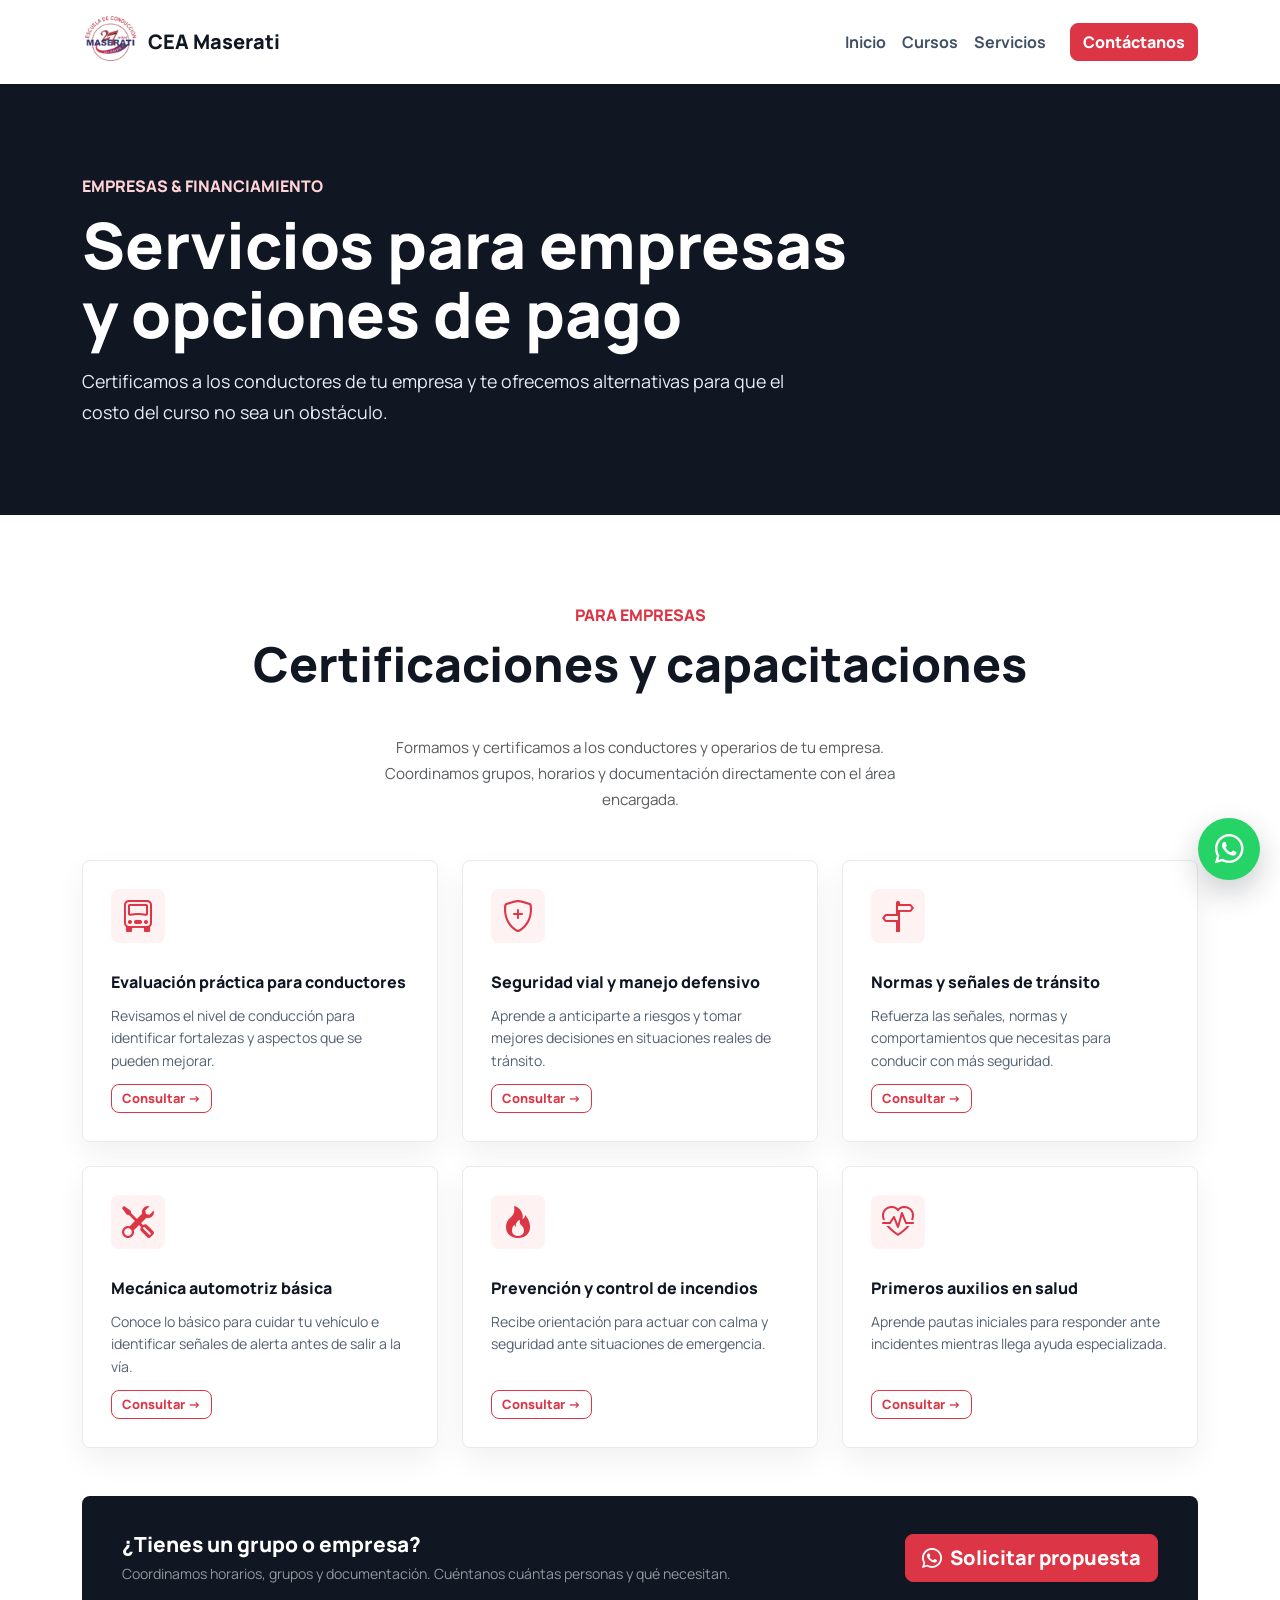
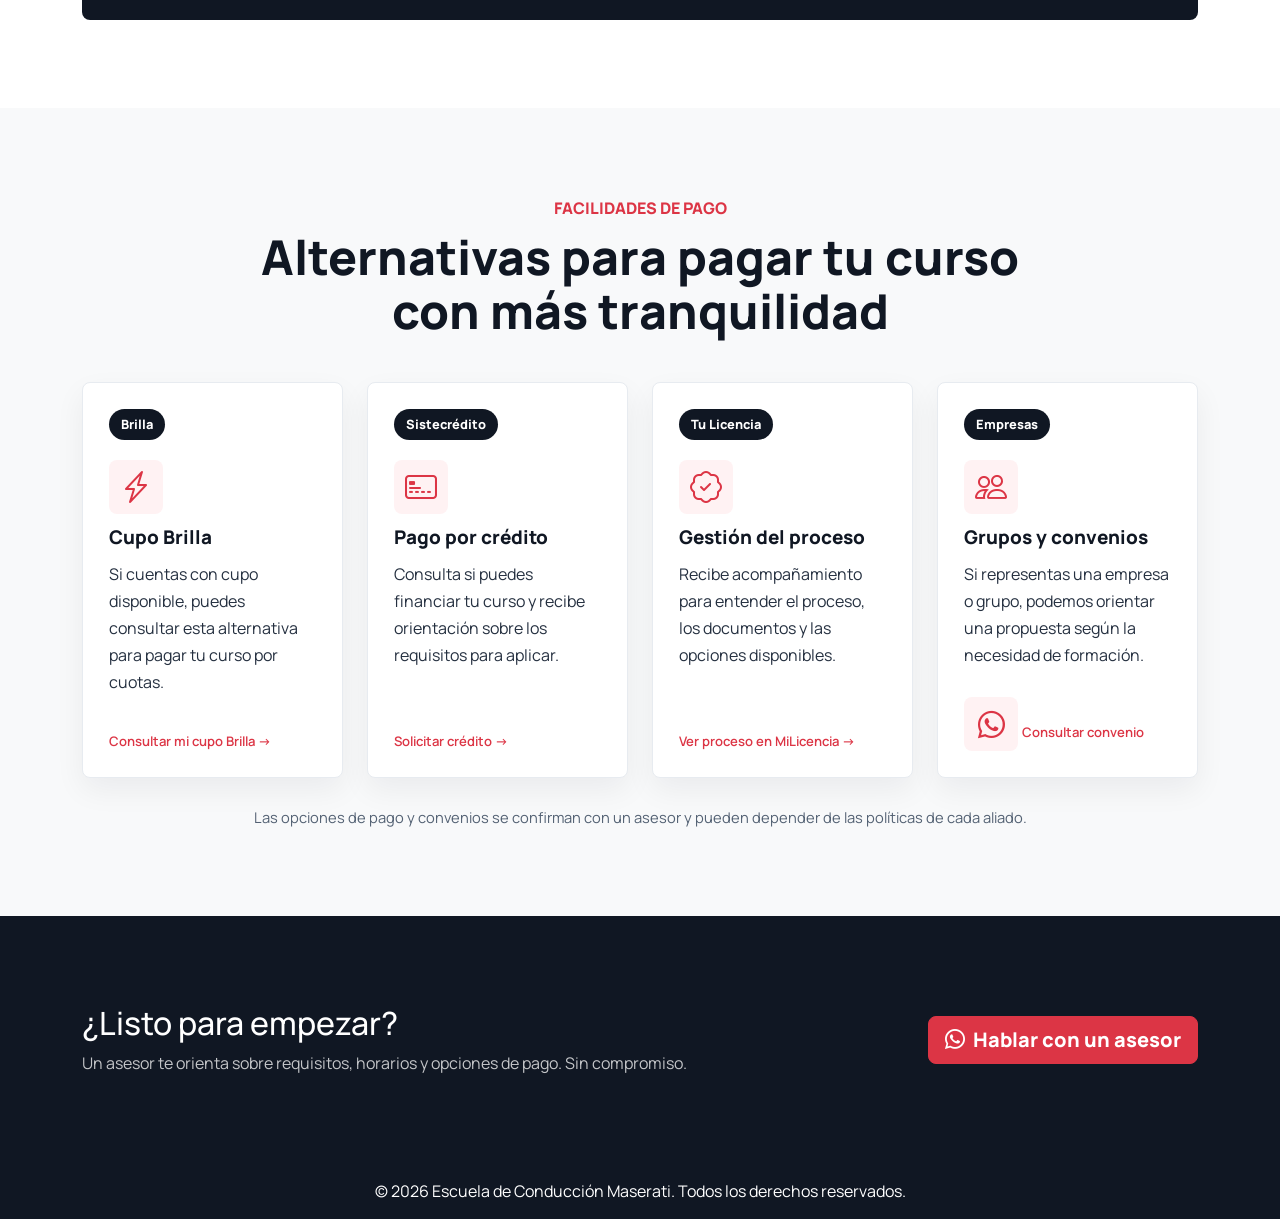
<file: servicios.html>
<!DOCTYPE html>
<html lang="es">
<head>
  <meta charset="UTF-8">
  <meta name="viewport" content="width=device-width, initial-scale=1.0">
  <meta name="description" content="Servicios empresariales y convenios de pago de CEA Maserati en Cali.">
  <title>Servicios | CEA Maserati</title>
  <link rel="icon" type="image/png" href="./img/logo-maserati(1).png">
  <link rel="apple-touch-icon" href="./img/logo-maserati(1).png">
  <meta property="og:type" content="website">
  <meta property="og:url" content="https://ceamaserati.com/servicios.html">
  <meta property="og:title" content="Servicios | CEA Maserati">
  <meta property="og:description" content="Certificaciones empresariales y opciones de financiamiento en CEA Maserati, Cali.">
  <meta property="og:image" content="https://maicol919-gif.github.io/sitio-web-CEA-Maserati/img/EquipoMaserati.png">
  <meta property="og:locale" content="es_CO">
  <meta property="og:site_name" content="CEA Maserati">
  <link href="https://cdn.jsdelivr.net/npm/bootstrap@5.3.3/dist/css/bootstrap.min.css" rel="stylesheet">
  <link href="https://cdn.jsdelivr.net/npm/bootstrap-icons@1.11.3/font/bootstrap-icons.css" rel="stylesheet">
  <link href="https://fonts.googleapis.com/css2?family=Manrope:wght@300;400;600;700;800&display=swap" rel="stylesheet">
  <link rel="stylesheet" href="styles.css">
  <style>
    .service-card {
      display: flex;
      flex-direction: column;
      gap: 12px;
    }
    .service-card i {
      font-size: 2rem;
      color: var(--color-red);
    }
    .service-card h3 {
      font-size: 1rem;
      font-weight: 800;
      color: var(--color-dark);
      margin: 0;
    }
    .service-card p {
      font-size: 0.88rem;
      color: #536173;
      line-height: 1.6;
      margin: 0;
      flex: 1;
    }
    .empresa-cta-banner {
      background: var(--color-dark);
      border-radius: 8px;
      padding: 36px 40px;
      display: flex;
      align-items: center;
      justify-content: space-between;
      gap: 24px;
      flex-wrap: wrap;
      margin-top: 48px;
    }
    .empresa-cta-banner h3 { font-size: 1.3rem; font-weight: 800; color: #fff; margin: 0; }
    .empresa-cta-banner p  { color: rgba(255,255,255,0.55); font-size: 0.88rem; margin: 6px 0 0; }
    @media (max-width: 575px) {
      .empresa-cta-banner { padding: 28px 24px; }
    }
  </style>
</head>
<body>

  <nav class="navbar navbar-expand-lg navbar-light bg-white shadow-sm fixed-top">
    <div class="container">
      <a class="navbar-brand d-flex align-items-center gap-2" href="index.html" aria-label="Ir al inicio">
        <img src="./img/logo-maserati(1).png" alt="Logo Escuela Maserati">
        <span>CEA Maserati</span>
      </a>
      <button class="navbar-toggler" type="button" data-bs-toggle="collapse" data-bs-target="#menu"
        aria-controls="menu" aria-expanded="false" aria-label="Abrir menú">
        <span class="navbar-toggler-icon"></span>
      </button>
      <div class="collapse navbar-collapse" id="menu">
        <ul class="navbar-nav ms-auto align-items-lg-center">
          <li class="nav-item"><a class="nav-link" href="index.html">Inicio</a></li>
          <li class="nav-item"><a class="nav-link" href="cursos.html">Cursos</a></li>
          <li class="nav-item"><a class="nav-link" href="servicios.html">Servicios</a></li>
          <li class="nav-item ms-lg-3">
            <a href="index.html#contacto" class="btn btn-danger">Contáctanos</a>
          </li>
        </ul>
      </div>
    </div>
  </nav>

  <main>

    <section class="page-hero">
      <div class="container">
        <span>Empresas &amp; Financiamiento</span>
        <h1>Servicios para empresas<br>y opciones de pago</h1>
        <p>Certificamos a los conductores de tu empresa y te ofrecemos alternativas para que el costo del curso no sea un obstáculo.</p>
      </div>
    </section>

    <section id="empresas" class="section-pad">
      <div class="container">
        <div class="section-heading text-center">
          <span>Para empresas</span>
          <h2>Certificaciones y capacitaciones</h2>
        </div>
        <p class="text-center text-muted mb-5" style="max-width:560px;margin:0 auto 3rem;font-size:0.95rem;line-height:1.7;">
          Formamos y certificamos a los conductores y operarios de tu empresa. Coordinamos grupos, horarios y documentación directamente con el área encargada.
        </p>

        <div class="row g-4">
          <div class="col-md-6 col-lg-4">
            <article class="service-card h-100">
              <i class="bi bi-truck-front"></i>
              <h3>Evaluación práctica para conductores</h3>
              <p>Revisamos el nivel de conducción para identificar fortalezas y aspectos que se pueden mejorar.</p>
              <a href="https://wa.me/573113186629?text=Hola%2C%20quiero%20información%20sobre%20evaluación%20práctica%20para%20conductores%20de%20mi%20empresa." class="btn btn-outline-danger btn-sm mt-auto" target="_blank" rel="noopener noreferrer">Consultar →</a>
            </article>
          </div>
          <div class="col-md-6 col-lg-4">
            <article class="service-card h-100">
              <i class="bi bi-shield-plus"></i>
              <h3>Seguridad vial y manejo defensivo</h3>
              <p>Aprende a anticiparte a riesgos y tomar mejores decisiones en situaciones reales de tránsito.</p>
              <a href="https://wa.me/573113186629?text=Hola%2C%20quiero%20información%20sobre%20manejo%20defensivo%20para%20mi%20empresa." class="btn btn-outline-danger btn-sm mt-auto" target="_blank" rel="noopener noreferrer">Consultar →</a>
            </article>
          </div>
          <div class="col-md-6 col-lg-4">
            <article class="service-card h-100">
              <i class="bi bi-signpost-split"></i>
              <h3>Normas y señales de tránsito</h3>
              <p>Refuerza las señales, normas y comportamientos que necesitas para conducir con más seguridad.</p>
              <a href="https://wa.me/573113186629?text=Hola%2C%20quiero%20información%20sobre%20normas%20de%20tránsito%20para%20mi%20empresa." class="btn btn-outline-danger btn-sm mt-auto" target="_blank" rel="noopener noreferrer">Consultar →</a>
            </article>
          </div>
          <div class="col-md-6 col-lg-4">
            <article class="service-card h-100">
              <i class="bi bi-tools"></i>
              <h3>Mecánica automotriz básica</h3>
              <p>Conoce lo básico para cuidar tu vehículo e identificar señales de alerta antes de salir a la vía.</p>
              <a href="https://wa.me/573113186629?text=Hola%2C%20quiero%20información%20sobre%20mecánica%20básica%20para%20mi%20empresa." class="btn btn-outline-danger btn-sm mt-auto" target="_blank" rel="noopener noreferrer">Consultar →</a>
            </article>
          </div>
          <div class="col-md-6 col-lg-4">
            <article class="service-card h-100">
              <i class="bi bi-fire"></i>
              <h3>Prevención y control de incendios</h3>
              <p>Recibe orientación para actuar con calma y seguridad ante situaciones de emergencia.</p>
              <a href="https://wa.me/573113186629?text=Hola%2C%20quiero%20información%20sobre%20prevención%20de%20incendios%20para%20mi%20empresa." class="btn btn-outline-danger btn-sm mt-auto" target="_blank" rel="noopener noreferrer">Consultar →</a>
            </article>
          </div>
          <div class="col-md-6 col-lg-4">
            <article class="service-card h-100">
              <i class="bi bi-heart-pulse"></i>
              <h3>Primeros auxilios en salud</h3>
              <p>Aprende pautas iniciales para responder ante incidentes mientras llega ayuda especializada.</p>
              <a href="https://wa.me/573113186629?text=Hola%2C%20quiero%20información%20sobre%20primeros%20auxilios%20para%20mi%20empresa." class="btn btn-outline-danger btn-sm mt-auto" target="_blank" rel="noopener noreferrer">Consultar →</a>
            </article>
          </div>
        </div>

        <div class="empresa-cta-banner">
          <div>
            <h3>¿Tienes un grupo o empresa?</h3>
            <p>Coordinamos horarios, grupos y documentación. Cuéntanos cuántas personas y qué necesitan.</p>
          </div>
          <a href="https://wa.me/573113186629?text=Hola%2C%20represento%20una%20empresa%20y%20quiero%20información%20sobre%20capacitaciones%20para%20mi%20equipo."
             class="btn btn-danger btn-lg" target="_blank" rel="noopener noreferrer">
            <i class="bi bi-whatsapp me-2"></i>Solicitar propuesta
          </a>
        </div>
      </div>
    </section>

    <section id="convenios" class="section-pad bg-light">
      <div class="container">
        <div class="section-heading text-center">
          <span>Facilidades de pago</span>
          <h2>Alternativas para pagar tu curso con más tranquilidad</h2>
        </div>

        <div class="row g-4">
          <div class="col-md-6 col-lg-3">
            <article class="partner-card h-100">
              <div class="partner-mark">Brilla</div>
              <i class="bi bi-lightning-charge" style="font-size:2rem;color:var(--color-red);"></i>
              <h3>Cupo Brilla</h3>
              <p>Si cuentas con cupo disponible, puedes consultar esta alternativa para pagar tu curso por cuotas.</p>
              <a class="link-convenio" href="https://brilla.com.co/web/gdo/conoce-tu-credito" target="_blank" rel="noopener noreferrer">Consultar mi cupo Brilla →</a>
            </article>
          </div>
          <div class="col-md-6 col-lg-3">
            <article class="partner-card h-100">
              <div class="partner-mark">Sistecrédito</div>
              <i class="bi bi-credit-card-2-front" style="font-size:2rem;color:var(--color-red);"></i>
              <h3>Pago por crédito</h3>
              <p>Consulta si puedes financiar tu curso y recibe orientación sobre los requisitos para aplicar.</p>
              <a class="link-convenio" href="https://www.sistecredito.com/solicitud-de-credito/" target="_blank" rel="noopener noreferrer">Solicitar crédito →</a>
            </article>
          </div>
          <div class="col-md-6 col-lg-3">
            <article class="partner-card h-100">
              <div class="partner-mark">Tu Licencia</div>
              <i class="bi bi-patch-check" style="font-size:2rem;color:var(--color-red);"></i>
              <h3>Gestión del proceso</h3>
              <p>Recibe acompañamiento para entender el proceso, los documentos y las opciones disponibles.</p>
              <a class="link-convenio" href="https://www.milicencia.co/tramite/primera-vez" target="_blank" rel="noopener noreferrer">Ver proceso en MiLicencia →</a>
            </article>
          </div>
          <div class="col-md-6 col-lg-3">
            <article class="partner-card h-100">
              <div class="partner-mark">Empresas</div>
              <i class="bi bi-people" style="font-size:2rem;color:var(--color-red);"></i>
              <h3>Grupos y convenios</h3>
              <p>Si representas una empresa o grupo, podemos orientar una propuesta según la necesidad de formación.</p>
              <a class="link-convenio" href="https://wa.me/573113186629?text=Hola%2C%20quiero%20información%20sobre%20convenios%20para%20empresas%20en%20CEA%20Maserati." target="_blank" rel="noopener noreferrer">
                <i class="bi bi-whatsapp me-1"></i>Consultar convenio
              </a>
            </article>
          </div>
        </div>

        <p class="partner-note">
          Las opciones de pago y convenios se confirman con un asesor y pueden depender de las políticas de cada aliado.
        </p>
      </div>
    </section>

    <section class="section-pad contacto-dark">
      <div class="container">
        <div class="row g-4 align-items-center text-center text-lg-start">
          <div class="col-lg-8 text-white">
            <h2 class="mb-2">¿Listo para empezar?</h2>
            <p class="mb-0 opacity-75">Un asesor te orienta sobre requisitos, horarios y opciones de pago. Sin compromiso.</p>
          </div>
          <div class="col-lg-4 text-lg-end">
            <a href="https://wa.me/573113186629?text=Hola%2C%20quiero%20información%20sobre%20los%20servicios%20de%20CEA%20Maserati."
               class="btn btn-danger btn-lg" target="_blank" rel="noopener noreferrer">
              <i class="bi bi-whatsapp me-2"></i>Hablar con un asesor
            </a>
          </div>
        </div>
      </div>
    </section>

  </main>

  <footer class="footer text-white text-center py-3">
    <p class="mb-0">© 2026 Escuela de Conducción Maserati. Todos los derechos reservados.</p>
  </footer>

  <a href="https://wa.me/573113186629" class="btn-whatsapp" target="_blank" rel="noopener noreferrer" aria-label="Contactar por WhatsApp">
    <i class="bi bi-whatsapp"></i>
  </a>

  <script src="https://cdn.jsdelivr.net/npm/bootstrap@5.3.3/dist/js/bootstrap.bundle.min.js"></script>
  <script src="script.js"></script>
</body>
</html>
</file>
<file: styles.css>
:root {
  --color-dark: #101723;
  --color-blue: #17324d;
  --color-red: #dc3545;
  --color-soft: #f4f6f8;
  --color-text: #253040;
  --shadow-soft: 0 18px 45px rgba(16, 23, 35, 0.12);
}

* {
  box-sizing: border-box;
}

html {
  scroll-behavior: smooth;
}

body {
  color: var(--color-text);
  font-family: "Manrope", sans-serif;
  overflow-x: hidden;
  padding-top: 82px;
}

section {
  scroll-margin-top: 82px;
}

.navbar {
  min-height: 82px;
}

.navbar-brand img {
  height: 58px;
  width: 58px;
  object-fit: contain;
}

.navbar-brand span {
  color: var(--color-dark);
  font-weight: 800;
}

.nav-link {
  color: #405064;
  font-weight: 700;
}

.nav-link:hover,
.nav-link:focus {
  color: var(--color-red);
}

.btn {
  border-radius: 8px;
  font-weight: 800;
}

.hero {
  min-height: calc(100vh - 82px);
  background:
    linear-gradient(90deg, rgba(16, 23, 35, 0.92), rgba(23, 50, 77, 0.72), rgba(23, 50, 77, 0.32)),
    url("img/hero.jpg") center/cover no-repeat;
  position: relative;
}

.badge-custom {
  align-items: center;
  border: 1px solid rgba(255, 255, 255, 0.24);
  border-radius: 999px;
  color: #ffd2d6;
  display: inline-flex;
  font-size: 0.88rem;
  font-weight: 800;
  gap: 8px;
  padding: 8px 16px;
}

.hero-title {
  font-size: clamp(2.1rem, 4.2vw, 3.8rem);
  font-weight: 800;
  line-height: 1.1;
  max-width: 760px;
}

.hero-text {
  color: #e6edf5;
  font-size: 1.12rem;
  line-height: 1.7;
  margin-top: 24px;
  max-width: 650px;
}

.hero-actions {
  display: flex;
  flex-wrap: wrap;
  gap: 14px;
  margin-top: 32px;
}

.hero-card {
  backdrop-filter: blur(14px);
  background: rgba(255, 255, 255, 0.13);
  border: 1px solid rgba(255, 255, 255, 0.26);
  border-radius: 8px;
  box-shadow: var(--shadow-soft);
  color: #fff;
  padding: 32px;
}

.hero-card strong {
  color: #fff;
  display: block;
  font-size: 4.5rem;
  font-weight: 800;
  line-height: 1;
}

.hero-card span {
  color: #ffd2d6;
  display: block;
  font-weight: 800;
  margin: 8px 0 16px;
  text-transform: uppercase;
}

.hero-card p {
  color: #eef3f9;
  margin-bottom: 0;
}

.page-hero {
  background: var(--color-dark);
  color: #fff;
  padding: 92px 0 72px;
}

.page-hero span {
  color: #ffd2d6;
  display: block;
  font-weight: 800;
  margin-bottom: 12px;
  text-transform: uppercase;
}

.page-hero h1 {
  font-size: clamp(2.4rem, 5vw, 4rem);
  font-weight: 800;
  line-height: 1.08;
  margin-bottom: 18px;
}

.page-hero p {
  color: #e6edf5;
  font-size: 1.12rem;
  line-height: 1.7;
  max-width: 720px;
}

.section-pad {
  padding: 88px 0;
}

.section-heading {
  margin: 0 auto 44px;
  max-width: 780px;
}

.section-heading span {
  color: var(--color-red);
  display: block;
  font-weight: 800;
  margin-bottom: 10px;
  text-transform: uppercase;
}

.section-heading h2 {
  color: var(--color-dark);
  font-size: clamp(2rem, 4vw, 3rem);
  font-weight: 800;
  line-height: 1.12;
  margin: 0;
}

.section-heading.text-white h2,
.section-heading.text-white span {
  color: #fff;
}

.info-panel,
.benefit-item,
.program-card,
.process-step,
.testimonial-card,
.contact-panel {
  background: #fff;
  border: 1px solid #e7ebf0;
  border-radius: 8px;
  box-shadow: 0 12px 30px rgba(16, 23, 35, 0.06);
  padding: 28px;
}

.info-panel i,
.benefit-item i,
.program-icon i {
  color: var(--color-red);
  font-size: 2rem;
}

.info-panel h3,
.benefit-item h3,
.program-card h3,
.process-step h3 {
  color: var(--color-dark);
  font-size: 1.25rem;
  font-weight: 800;
  margin: 16px 0 12px;
}

.info-panel p,
.benefit-item p,
.program-card p,
.process-step p,
.testimonial-card p {
  line-height: 1.7;
  margin-bottom: 0;
}

.benefit-item {
  height: 100%;
}

.program-card {
  display: flex;
  flex-direction: column;
  gap: 14px;
  overflow: hidden;
}

.program-card .btn {
  margin-top: auto;
}

.program-card.featured {
  border-color: rgba(220, 53, 69, 0.3);
  box-shadow: 0 18px 45px rgba(220, 53, 69, 0.12);
}

.program-icon {
  align-items: center;
  background: #fff2f3;
  border-radius: 8px;
  display: flex;
  height: 56px;
  justify-content: center;
  width: 56px;
}

.program-photo {
  border-radius: 8px;
  height: 170px;
  margin: -10px -10px 4px;
  object-fit: cover;
  width: calc(100% + 20px);
}

.program-list {
  color: #536173;
  line-height: 1.7;
  margin: 0 0 10px;
  padding-left: 20px;
}

.program-actions {
  align-items: center;
  display: flex;
  flex-wrap: wrap;
  gap: 10px;
  margin-top: auto;
}

.program-actions .btn-link {
  color: var(--color-red);
  padding-left: 0;
  padding-right: 0;
  text-decoration: none;
}

.program-actions .btn-link:hover {
  color: var(--color-dark);
}

.service-card {
  background: #fff;
  border: 1px solid #e7ebf0;
  border-radius: 8px;
  box-shadow: 0 12px 30px rgba(16, 23, 35, 0.06);
  padding: 28px;
}

.service-card i {
  align-items: center;
  background: #fff2f3;
  border-radius: 8px;
  color: var(--color-red);
  display: inline-flex;
  font-size: 1.7rem;
  height: 54px;
  justify-content: center;
  margin-bottom: 18px;
  width: 54px;
}

.service-card h3 {
  color: var(--color-dark);
  font-size: 1.16rem;
  font-weight: 800;
  margin-bottom: 12px;
}

.service-card p {
  line-height: 1.7;
  margin-bottom: 0;
}

.partner-card {
  background: #fff;
  border: 1px solid #e7ebf0;
  border-radius: 8px;
  box-shadow: 0 12px 30px rgba(16, 23, 35, 0.06);
  display: flex;
  flex-direction: column;
  gap: 12px;
  padding: 26px;
}

.partner-mark {
  align-self: flex-start;
  background: var(--color-dark);
  border-radius: 999px;
  color: #fff;
  font-size: 0.8rem;
  font-weight: 800;
  padding: 6px 12px;
}

.partner-card i {
  align-items: center;
  background: #fff2f3;
  border-radius: 8px;
  color: var(--color-red);
  display: inline-flex;
  font-size: 1.7rem;
  height: 54px;
  justify-content: center;
  margin-top: 8px;
  width: 54px;
}

.partner-card h3 {
  color: var(--color-dark);
  font-size: 1.18rem;
  font-weight: 800;
  margin: 0;
}

.partner-card p {
  line-height: 1.7;
  margin-bottom: 0;
}

.partner-card .btn {
  align-self: flex-start;
  margin-top: auto;
}

.partner-note {
  color: #536173;
  font-size: 0.92rem;
  margin: 28px auto 0;
  max-width: 850px;
  text-align: center;
}

.route-card {
  background: #fff;
  border: 1px solid #e7ebf0;
  border-radius: 8px;
  box-shadow: 0 12px 30px rgba(16, 23, 35, 0.06);
  display: flex;
  flex-direction: column;
  height: 100%;
  padding: 30px;
}

.route-card i {
  align-items: center;
  background: #fff2f3;
  border-radius: 8px;
  color: var(--color-red);
  display: inline-flex;
  font-size: 1.8rem;
  height: 58px;
  justify-content: center;
  margin-bottom: 20px;
  width: 58px;
}

.route-card h3 {
  color: var(--color-dark);
  font-size: 1.3rem;
  font-weight: 800;
  margin-bottom: 12px;
}

.route-card p {
  line-height: 1.7;
}

.route-card .btn {
  align-self: flex-start;
  margin-top: auto;
}

.cta-band {
  background: var(--color-dark);
  color: #fff;
  padding: 48px;
  border-radius: 8px;
}

.cta-band h2 {
  font-weight: 800;
  margin-bottom: 12px;
}

.cta-band p {
  color: #e6edf5;
  line-height: 1.7;
  margin-bottom: 0;
}

.process-row {
  counter-reset: process;
}

.process-step {
  height: 100%;
  text-align: center;
}

.process-step span {
  align-items: center;
  background: var(--color-red);
  border-radius: 999px;
  color: #fff;
  display: inline-flex;
  font-size: 1.2rem;
  font-weight: 800;
  height: 58px;
  justify-content: center;
  width: 58px;
}

.stars {
  color: #f4b400;
  margin-bottom: 16px;
}

.testimonial-card strong {
  color: var(--color-dark);
  display: block;
  margin-top: 16px;
}

.contacto-dark,
.footer {
  background: var(--color-dark);
}

.contact-panel {
  background: rgba(255, 255, 255, 0.96);
  height: 100%;
}

.form-label {
  color: var(--color-dark);
  font-weight: 800;
}

.form-control {
  border-radius: 8px;
  min-height: 48px;
}

.contact-data {
  border-top: 1px solid #e7ebf0;
  margin-top: 28px;
  padding-top: 22px;
}

.contact-data p {
  align-items: center;
  display: flex;
  gap: 10px;
  margin-bottom: 12px;
}

.contact-data i {
  color: var(--color-red);
}

.social-media a,
.social-button {
  align-items: center;
  background: var(--color-blue);
  border: 0;
  border-radius: 8px;
  color: #fff;
  display: inline-flex;
  height: 44px;
  justify-content: center;
  text-decoration: none;
  width: 44px;
}

.social-media a:hover,
.social-button:hover {
  background: var(--color-red);
}

.contact-side {
  display: flex;
  flex-direction: column;
  gap: 18px;
}

.location-panel {
  background: rgba(255, 255, 255, 0.08);
  border: 1px solid rgba(255, 255, 255, 0.16);
  border-radius: 8px;
  color: #fff;
  padding: 30px;
}

.location-panel span {
  color: #ffd2d6;
  display: block;
  font-weight: 800;
  margin-bottom: 8px;
  text-transform: uppercase;
}

.location-panel h3 {
  font-size: clamp(1.45rem, 3vw, 2.2rem);
  font-weight: 800;
  line-height: 1.15;
  margin-bottom: 14px;
}

.location-panel p {
  color: #e6edf5;
  line-height: 1.7;
  margin-bottom: 0;
}

.map-container {
  border-radius: 8px;
  min-height: 260px;
  overflow: hidden;
}

.map-container iframe {
  border: 0;
  height: 100%;
  min-height: 260px;
  width: 100%;
}

.btn-whatsapp {
  align-items: center;
  background-color: #25d366;
  border: none;
  border-radius: 50%;
  bottom: 20px;
  box-shadow: 0 12px 30px rgba(16, 23, 35, 0.22);
  color: #fff;
  cursor: pointer;
  display: flex;
  font-size: 1.8rem;
  height: 62px;
  justify-content: center;
  position: fixed;
  right: 20px;
  width: 62px;
  z-index: 1040;
}

.btn-whatsapp:hover {
  background-color: #1ebe5d;
  color: #fff;
}

.btn-whatsapp i {
  color: #fff;
  font-size: 1.8rem;
}

.course-modal {
  border: 0;
  border-radius: 8px;
  overflow: hidden;
}

.course-modal .modal-header {
  background: var(--color-dark);
  color: #fff;
  padding: 26px 28px;
}

.course-modal .modal-title {
  font-size: clamp(1.6rem, 4vw, 2.4rem);
  font-weight: 800;
}

.modal-kicker {
  color: #ffd2d6;
  display: block;
  font-size: 0.85rem;
  font-weight: 800;
  margin-bottom: 6px;
  text-transform: uppercase;
}

.course-modal .modal-body {
  padding: 28px;
}

.course-modal .modal-body > p {
  color: #405064;
  font-size: 1.05rem;
  line-height: 1.7;
}

.modal-info-box {
  background: var(--color-soft);
  border-radius: 8px;
  height: 100%;
  padding: 20px;
}

.modal-info-box strong {
  color: var(--color-dark);
  display: block;
  margin-bottom: 10px;
}

.modal-info-box ul {
  line-height: 1.8;
  margin: 0;
  padding-left: 20px;
}

.modal-info-box p {
  line-height: 1.7;
  margin-bottom: 0;
}

.course-modal .modal-footer {
  padding: 18px 28px 26px;
}

@media (max-width: 991px) {
  body {
    padding-top: 74px;
  }

  .navbar {
    min-height: 74px;
  }

  .navbar-brand img {
    height: 50px;
    width: 50px;
  }

  .hero {
    min-height: auto;
    padding: 96px 0;
  }
}

@media (max-width: 575px) {
  .section-pad {
    padding: 64px 0;
  }

  .hero-actions .btn {
    width: 100%;
  }

}

/* Sobre nosotros — imágenes */
.about-sec {
  background: #fff;
  padding: 88px 40px;
}

.about-wrap {
  align-items: center;
  display: grid;
  gap: 60px;
  grid-template-columns: 1fr 1fr;
  margin: 0 auto;
  max-width: 1100px;
}

.img-stack {
  padding-bottom: 28px;
  padding-left: 28px;
  position: relative;
}

.img-main {
  border-radius: 16px;
  display: block;
  height: 400px;
  object-fit: cover;
  width: 100%;
}

.img-sub {
  border: 4px solid #fff;
  border-radius: 12px;
  bottom: 0;
  box-shadow: 0 8px 28px rgba(0, 0, 0, 0.15);
  height: 160px;
  left: 0;
  object-fit: cover;
  position: absolute;
  width: 210px;
}

.about-content {
  padding-left: 10px;
}

.about-sec .label {
  color: var(--color-red);
  display: block;
  font-size: 11px;
  font-weight: 800;
  letter-spacing: 2.5px;
  margin-bottom: 12px;
  text-transform: uppercase;
}

.about-h {
  color: var(--color-dark);
  font-size: clamp(1.8rem, 3vw, 2.4rem);
  font-weight: 800;
  line-height: 1.15;
  margin-bottom: 16px;
}

.about-p {
  color: #555;
  font-size: 15px;
  line-height: 1.75;
  margin-bottom: 28px;
}

.checks {
  display: grid;
  gap: 10px 24px;
  grid-template-columns: 1fr 1fr;
  margin-bottom: 32px;
}

.check-item {
  align-items: flex-start;
  color: var(--color-dark);
  display: flex;
  font-size: 13.5px;
  font-weight: 700;
  gap: 9px;
  line-height: 1.45;
}

.check-item i {
  background: var(--color-red);
  border-radius: 50%;
  color: #fff;
  flex-shrink: 0;
  font-size: 13px;
  margin-top: 2px;
  padding: 3px;
}

@media (max-width: 900px) {
  .about-wrap {
    gap: 40px;
    grid-template-columns: 1fr;
  }

  .img-sub {
    height: 120px;
    width: 160px;
  }
}

@media (max-width: 560px) {
  .about-sec {
    padding: 64px 20px;
  }

  .checks {
    grid-template-columns: 1fr;
  }

  .img-sub {
    display: none;
  }
}

/* Galería — carrusel */
.carousel-outer {
  overflow: hidden;
  padding: 0 0 1.5rem;
  width: 100%;
}

.carousel-track {
  animation: carousel-scroll 28s linear infinite;
  display: flex;
  gap: 16px;
  width: max-content;
  will-change: transform;
}

.carousel-outer:hover .carousel-track {
  animation-play-state: paused;
}

@keyframes carousel-scroll {
  0% {
    transform: translateX(0);
  }

  100% {
    transform: translateX(-50%);
  }
}

.carousel-slide {
  display: flex;
  flex: 0 0 220px;
  flex-direction: column;
  gap: 12px;
  transition: flex-basis 0.35s cubic-bezier(0.4, 0, 0.2, 1);
}

.carousel-slide:hover {
  flex-basis: 320px;
}

.carousel-img-wrap {
  background: #e7ebf0;
  border-radius: 12px;
  height: 260px;
  overflow: hidden;
}

.carousel-img-wrap img {
  display: block;
  filter: brightness(0.82);
  height: 100%;
  object-fit: cover;
  transition: filter 0.35s ease, transform 0.35s cubic-bezier(0.4, 0, 0.2, 1);
  width: 100%;
}

.carousel-slide:hover .carousel-img-wrap img {
  filter: brightness(1);
  transform: scale(1.07);
}

.carousel-label {
  padding: 0 4px;
}

.carousel-label strong {
  color: var(--color-dark);
  display: block;
  font-size: 14px;
  font-weight: 800;
  line-height: 1.3;
  overflow: hidden;
  text-overflow: ellipsis;
  white-space: nowrap;
}

.carousel-slide:hover .carousel-label strong {
  white-space: normal;
}

.carousel-label span {
  color: #536173;
  display: block;
  font-size: 13px;
  line-height: 1.55;
  margin-top: 4px;
}

@media (max-width: 575px) {
  .carousel-slide {
    flex: 0 0 180px;
  }

  .carousel-slide:hover {
    flex-basis: 260px;
  }

  .carousel-img-wrap {
    height: 200px;
  }
}

/* Asesoría (panel tipo chat) */
#chatContainer {
  background-color: #fff;
  background-image: url("./img/fondo-div-contacto.jpg");
  background-position: center;
  background-size: cover;
}

#contactForm input,
#contactForm textarea {
  background-color: #e1ffc7;
}

#contactForm input::placeholder,
#contactForm textarea::placeholder {
  color: #075e54;
}

.chat-popup {
  animation: slideUp 0.4s ease-out;
  bottom: 90px;
  max-height: calc(100vh - 120px);
  overflow-y: auto;
  position: fixed;
  right: 20px;
  width: min(400px, calc(100vw - 40px));
  z-index: 1050;
}

.chat-header img {
  background-color: #fff;
  height: 50px;
  object-fit: contain;
  width: 50px;
}

@keyframes slideUp {
  from {
    opacity: 0;
    transform: translateY(16px);
  }

  to {
    opacity: 1;
    transform: translateY(0);
  }
}

.social-media .social-button i {
  font-size: 1.6rem;
}


/* ============================================
   SECCIÓN PRECIOS — CEA Maserati
   ============================================ */

.precios-section {
  background: #f5f5f5;
}

.precio-card {
  background: #fff;
  border-radius: 14px;
  padding: 32px 24px;
  box-shadow: 0 4px 20px rgba(0,0,0,0.07);
  display: flex;
  flex-direction: column;
  gap: 16px;
  transition: transform 0.2s ease, box-shadow 0.2s ease;
}

.precio-card:hover {
  transform: translateY(-4px);
  box-shadow: 0 8px 32px rgba(0,0,0,0.12);
}

.precio-destacado {
  border: 2px solid #dc3545;
  transform: translateY(-8px);
  box-shadow: 0 10px 40px rgba(220,53,69,0.15);
}

.precio-destacado:hover {
  transform: translateY(-12px);
}

.precio-badge {
  display: inline-block;
  background: #dc3545;
  color: #fff;
  font-size: 0.75rem;
  font-weight: 700;
  padding: 5px 14px;
  border-radius: 20px;
  width: fit-content;
  text-transform: uppercase;
  letter-spacing: 0.04em;
}

.badge-popular {
  background: #b02a37;
}

.precio-titulo {
  font-size: 1.4rem;
  font-weight: 800;
  margin: 0;
  color: #111;
}

.precio-valor {
  display: flex;
  align-items: baseline;
  gap: 8px;
}

.precio-desde {
  font-size: 0.85rem;
  color: #999;
}

.precio-num {
  font-size: 1.6rem;
  font-weight: 800;
  color: #dc3545;
}

.precio-lista {
  list-style: none;
  padding: 0;
  margin: 0;
  display: flex;
  flex-direction: column;
  gap: 10px;
  font-size: 0.92rem;
  color: #444;
  flex: 1;
}

.precio-lista li {
  display: flex;
  align-items: center;
  gap: 8px;
}

.btn-precio {
  font-weight: 700;
  font-size: 0.95rem;
  padding: 12px;
}

@media (max-width: 768px) {
  .precio-destacado {
    transform: none;
  }
  .precio-destacado:hover {
    transform: translateY(-4px);
  }
}

/* ── Precios en tarjetas de cursos ── */
.curso-sub {
  font-size: 0.75rem;
  font-weight: 400;
  color: #888;
  letter-spacing: 0.02em;
}

.curso-precio {
  display: flex;
  align-items: baseline;
  flex-wrap: wrap;
  gap: 6px;
  margin: 4px 0 12px;
}

.curso-precio-desde {
  font-size: 0.8rem;
  color: #999;
}

.curso-precio-valor {
  font-size: 1.4rem;
  font-weight: 800;
  color: #dc3545;
}

.curso-precio-nota {
  font-size: 0.72rem;
  color: #aaa;
  font-style: italic;
  width: 100%;
  margin-top: -4px;
}

/* ── Combos ── */
.combo-card {
  background: #fff;
  border-radius: 14px;
  padding: 32px 28px;
  box-shadow: 0 4px 20px rgba(0,0,0,0.07);
  border: 1px solid #f0f0f0;
  transition: transform 0.2s, box-shadow 0.2s;
  height: 100%;
  display: flex;
  flex-direction: column;
}

.combo-card:hover {
  transform: translateY(-4px);
  box-shadow: 0 8px 32px rgba(0,0,0,0.12);
}

.combo-badge {
  display: inline-block;
  background: #fff3cd;
  color: #856404;
  font-size: 0.72rem;
  font-weight: 700;
  padding: 4px 12px;
  border-radius: 20px;
  width: fit-content;
  text-transform: uppercase;
  letter-spacing: 0.05em;
  margin-bottom: 10px;
  border: 1px solid #ffc107;
}

.combo-card h3 {
  font-size: 1.5rem;
  font-weight: 800;
  margin: 0 0 8px;
}

.combo-desc {
  color: #555;
  font-size: 0.92rem;
  margin-bottom: 0;
}

/* ── Links de servicios y convenios ── */
.link-servicio,
.link-convenio {
  display: inline-block;
  font-size: 0.82rem;
  font-weight: 600;
  color: #dc3545;
  text-decoration: none;
  margin-top: auto;
  padding-top: 8px;
  transition: color 0.2s;
}

.link-servicio:hover,
.link-convenio:hover {
  color: #a71d2a;
  text-decoration: underline;
}

/* ── Alineación botones en service-card ── */
.service-card {
  display: flex;
  flex-direction: column;
}

.service-card p {
  flex: 1;
}

.service-card .btn,
.service-card .link-servicio {
  align-self: flex-start;
  font-size: 0.8rem;
  padding: 4px 10px;
}
</file>
